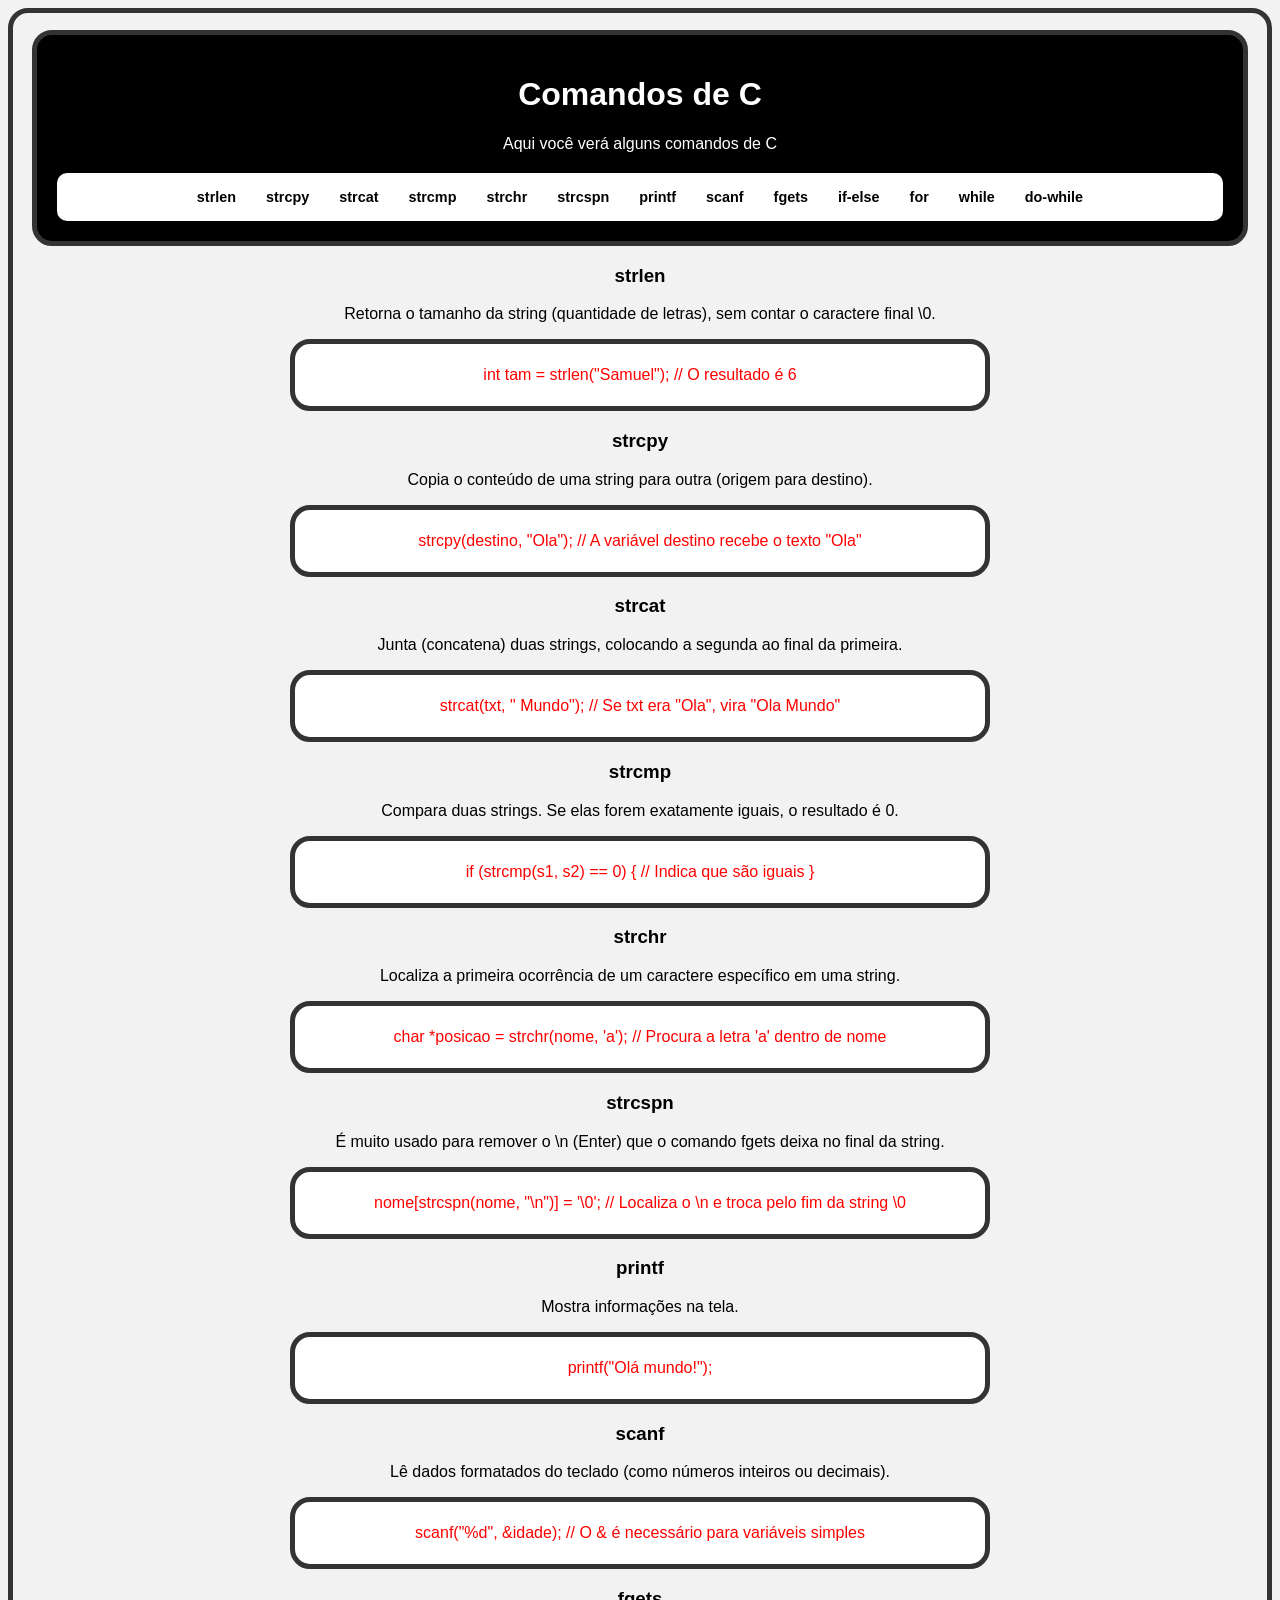
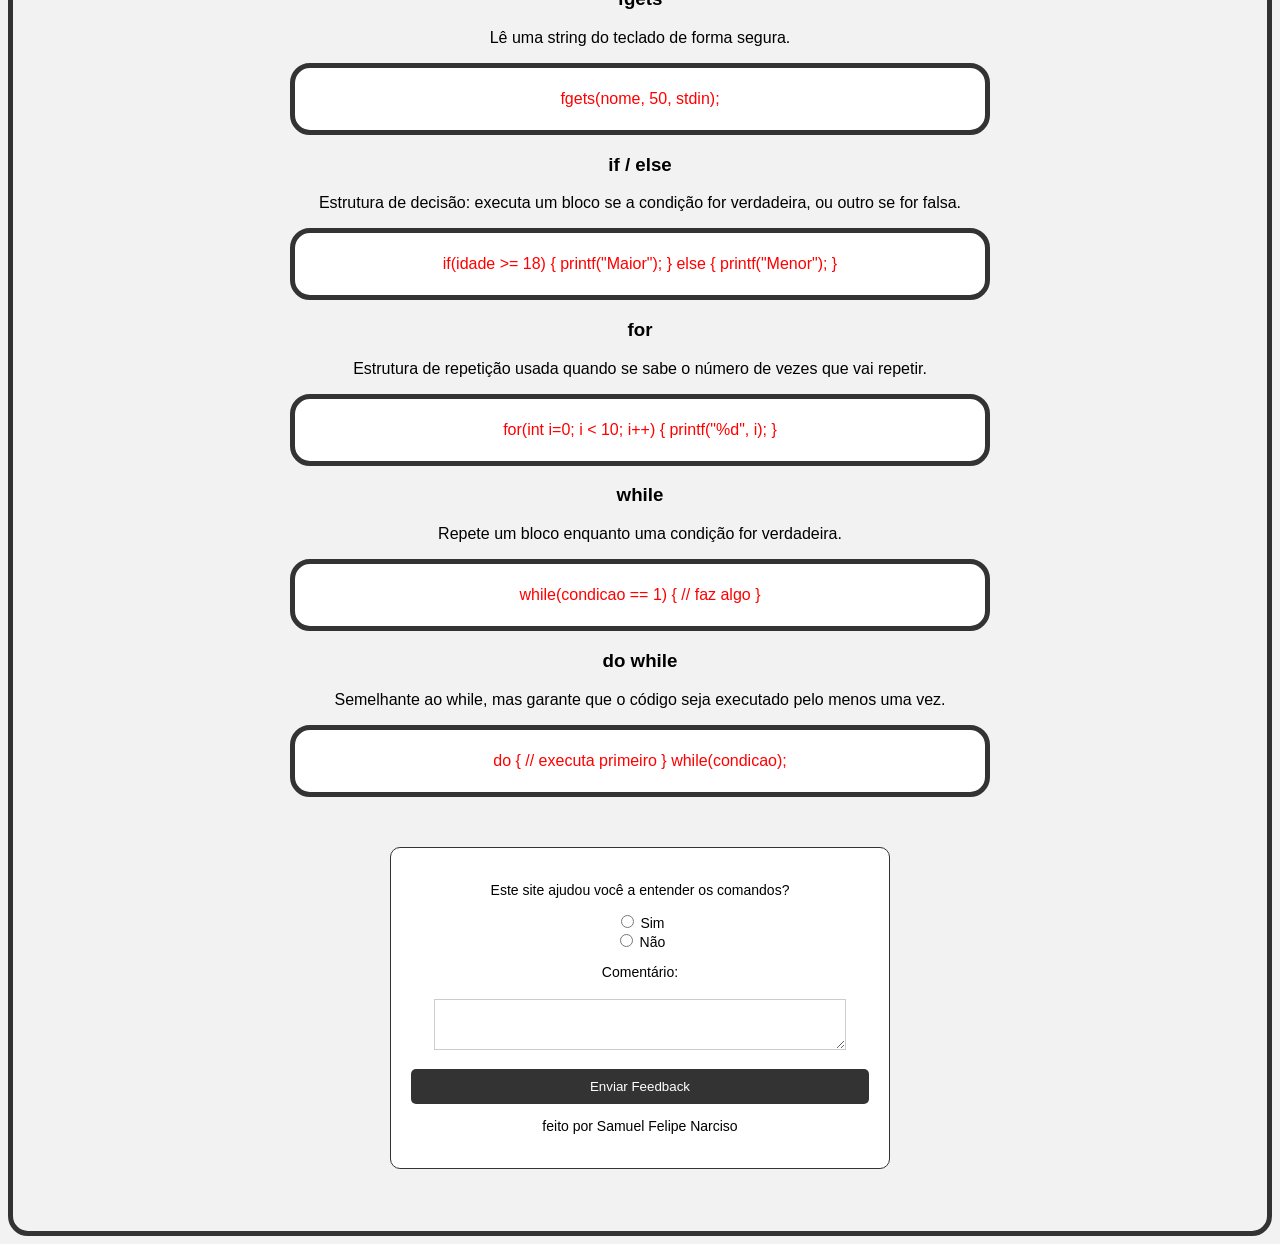
<file: index.html>
<!DOCTYPE html>
<html lang="pt-BR">
<head>
    <meta charset="UTF-8">
    <meta name="viewport" content="width=device-width, initial-scale=1.0">
    <title>Comandos de C</title>

    <style>
	.head{
		background-color: #000;
		color: #fff;
		text-align: center;
		padding: 20px;
		margin: 5px;
		border-radius: 20px;
		font-family: Arial, Helvetica, sans-serif;
		border: 5px solid #333333;
	}

	nav {
    		margin-top: 20px;
    		padding: 10px;
    		background-color: #fff;
    		border-radius: 10px;
	}

	nav ul {
    		list-style-type: none;
    		padding: 0;
    		margin: 0;
    		display: flex;
    		flex-wrap: wrap;
    		justify-content: center;
	}

	nav ul li {
    		margin: 5px 15px;
	}

	nav ul li a {
    		color: #000;
    		text-decoration: none;
    		font-weight: bold;
    		font-size: 0.9em;
	}


	body{
		text-align: center;
		background-color: #f2f2f2;
		padding: 12px 14px;
		border: 5px solid #333333;
		border-radius: 20px;
		font-family: Arial, Helvetica, sans-serif;
	}
	
	.caixa-exemplo{
		background-color: #fff;
		padding: 6px 10px;
		border: 5px solid #333333;
		border-radius: 20px;
		color: red;
		width: 90%;
		max-width: 700px;
		margin: 10px auto;
		box-sizing: border-box;    
 		word-wrap: break-word;

	}

	.caixa-questionario {
    		background-color: #fff;
    		border: 1px solid #333;
		border-radius: 10px;
    		padding: 20px;
    		font-family: Arial, sans-serif;
    		font-size: 14px;
		width: 50%;
		max-width: 500px;
		margin: 50px auto;
		box-sizing: border-box;    
 		word-wrap: break-word;


	}

	textarea {
   		width: 100%;
    		border: 1px solid #ccc;
    		box-sizing: border-box;
    		margin-top: 5px;
	}

	.btn-visual {
    		background-color: #333;
    		color: white;
    		border: none;
    		padding: 10px;
    		width: 100%;
    		border-radius: 5px;
	}

	
    </style>

</head>
<body>
    
    <div class="head">
        <h1>Comandos de C</h1>
        <p>Aqui você verá alguns comandos de C</p>

	<nav>
		<ul>
			<li><a href="#strlen">strlen</a>
			<li><a href="#strcpy">strcpy</a>
			<li><a href="#strcat">strcat</a>
			<li><a href="#strcmp">strcmp</a>
			<li><a href="#strchr">strchr</a>
			<li><a href="#strcspn">strcspn</a>
			<li><a href="#printf">printf</a>
			<li><a href="#scanf">scanf</a>
			<li><a href="#fgets">fgets</a>
			<li><a href="#if-else">if-else</a>
			<li><a href="#for">for</a>
			<li><a href="#while">while</a>
			<li><a href="#do-while">do-while</a>

	</nav>

    </div>

    <div id="strlen">
        <h3>strlen</h3>
        <p>Retorna o tamanho da string (quantidade de letras), sem contar o caractere final \0.</p>


  	 <div class="caixa-exemplo">
        	<p>int tam = strlen("Samuel"); // O resultado é 6</p>


    	</div>

    </div>

 

    <div id="strcpy">
        <h3>strcpy</h3>
        <p>Copia o conteúdo de uma string para outra (origem para destino).</p>

    </div>

    <div class="caixa-exemplo">
        <p>strcpy(destino, "Ola"); // A variável destino recebe o texto "Ola"</p>


    </div>

    <div id="strcat">
        <h3>strcat</h3>
        <p>Junta (concatena) duas strings, colocando a segunda ao final da primeira.</p>

    </div>

    <div class="caixa-exemplo">
        <p>strcat(txt, " Mundo"); // Se txt era "Ola", vira "Ola Mundo"</p>


    </div>

    <div id="strcmp">
        <h3>strcmp</h3>
        <p>Compara duas strings. Se elas forem exatamente iguais, o resultado é 0.</p>

    </div>

    <div class="caixa-exemplo">
        <p>if (strcmp(s1, s2) == 0) { // Indica que são iguais }</p>


    </div>

    <div id="strchr">
        <h3>strchr</h3>
        <p>Localiza a primeira ocorrência de um caractere específico em uma string.</p>

    </div>

    <div class="caixa-exemplo">
        <p>char *posicao = strchr(nome, 'a'); // Procura a letra 'a' dentro de nome</p>


    </div>

    <div id="strcspn">
        <h3>strcspn</h3>
        <p>É muito usado para remover o \n (Enter) que o comando fgets deixa no final da string.</p>
        
    </div>

    <div class="caixa-exemplo">
        <p>nome[strcspn(nome, "\n")] = '\0'; // Localiza o \n e troca pelo fim da string \0</p>


    </div>

    <div id="printf">
	<h3>printf</h3>
        <p>Mostra informações na tela.</p>

        <div class="caixa-exemplo">
            <p>printf("Olá mundo!");</p>

        </div>

    </div>

    <div id="scanf">
        <h3>scanf</h3>
        <p>Lê dados formatados do teclado (como números inteiros ou decimais).</p>

        <div class="caixa-exemplo">
            <p>scanf("%d", &idade); // O & é necessário para variáveis simples</p>

        </div>

    </div>

    <div id="fgets">
        <h3>fgets</h3>
        <p>Lê uma string do teclado de forma segura.</p>

        <div class="caixa-exemplo">
            <p>fgets(nome, 50, stdin);</p>

        </div>

    </div>

    <div id="if-else">
        <h3>if / else</h3>
        <p>Estrutura de decisão: executa um bloco se a condição for verdadeira, ou outro se for falsa.</p>

        <div class="caixa-exemplo">
            <p>if(idade >= 18) { printf("Maior"); } else { printf("Menor"); }</p>

        </div>

    </div>

    <div id="for">
        <h3>for</h3>
        <p>Estrutura de repetição usada quando se sabe o número de vezes que vai repetir.</p>

        <div class="caixa-exemplo">
            <p>for(int i=0; i < 10; i++) { printf("%d", i); }</p>

        </div>

    </div>

    <div id="while">
        <h3>while</h3>
        <p>Repete um bloco enquanto uma condição for verdadeira.</p>

        <div class="caixa-exemplo">
            <p>while(condicao == 1) { // faz algo }</p>

        </div>

    </div>

    <div id="do-while">
        <h3>do while</h3>
        <p>Semelhante ao while, mas garante que o código seja executado pelo menos uma vez.</p>

        <div class="caixa-exemplo">
            <p>do { // executa primeiro } while(condicao);</p>

        </div>

    </div>

    <div class="caixa-questionario">
        <form>
            <p>Este site ajudou você a entender os comandos?</p>
            <input type="radio" id="s" name="ajuda"><label for="s"> Sim</label><br>
            <input type="radio" id="n" name="ajuda"><label for="n"> Não</label>
            
            <p>Comentário:</p>
            <textarea name="msg" rows="3" style="width: 90%;"></textarea>
            <br><br>
            <button type="button" class="btn-visual">Enviar Feedback </button><br>
	    
	    <p> feito por Samuel Felipe Narciso</p>
					
        </form>
    </div>

</body>

</html>
</file>
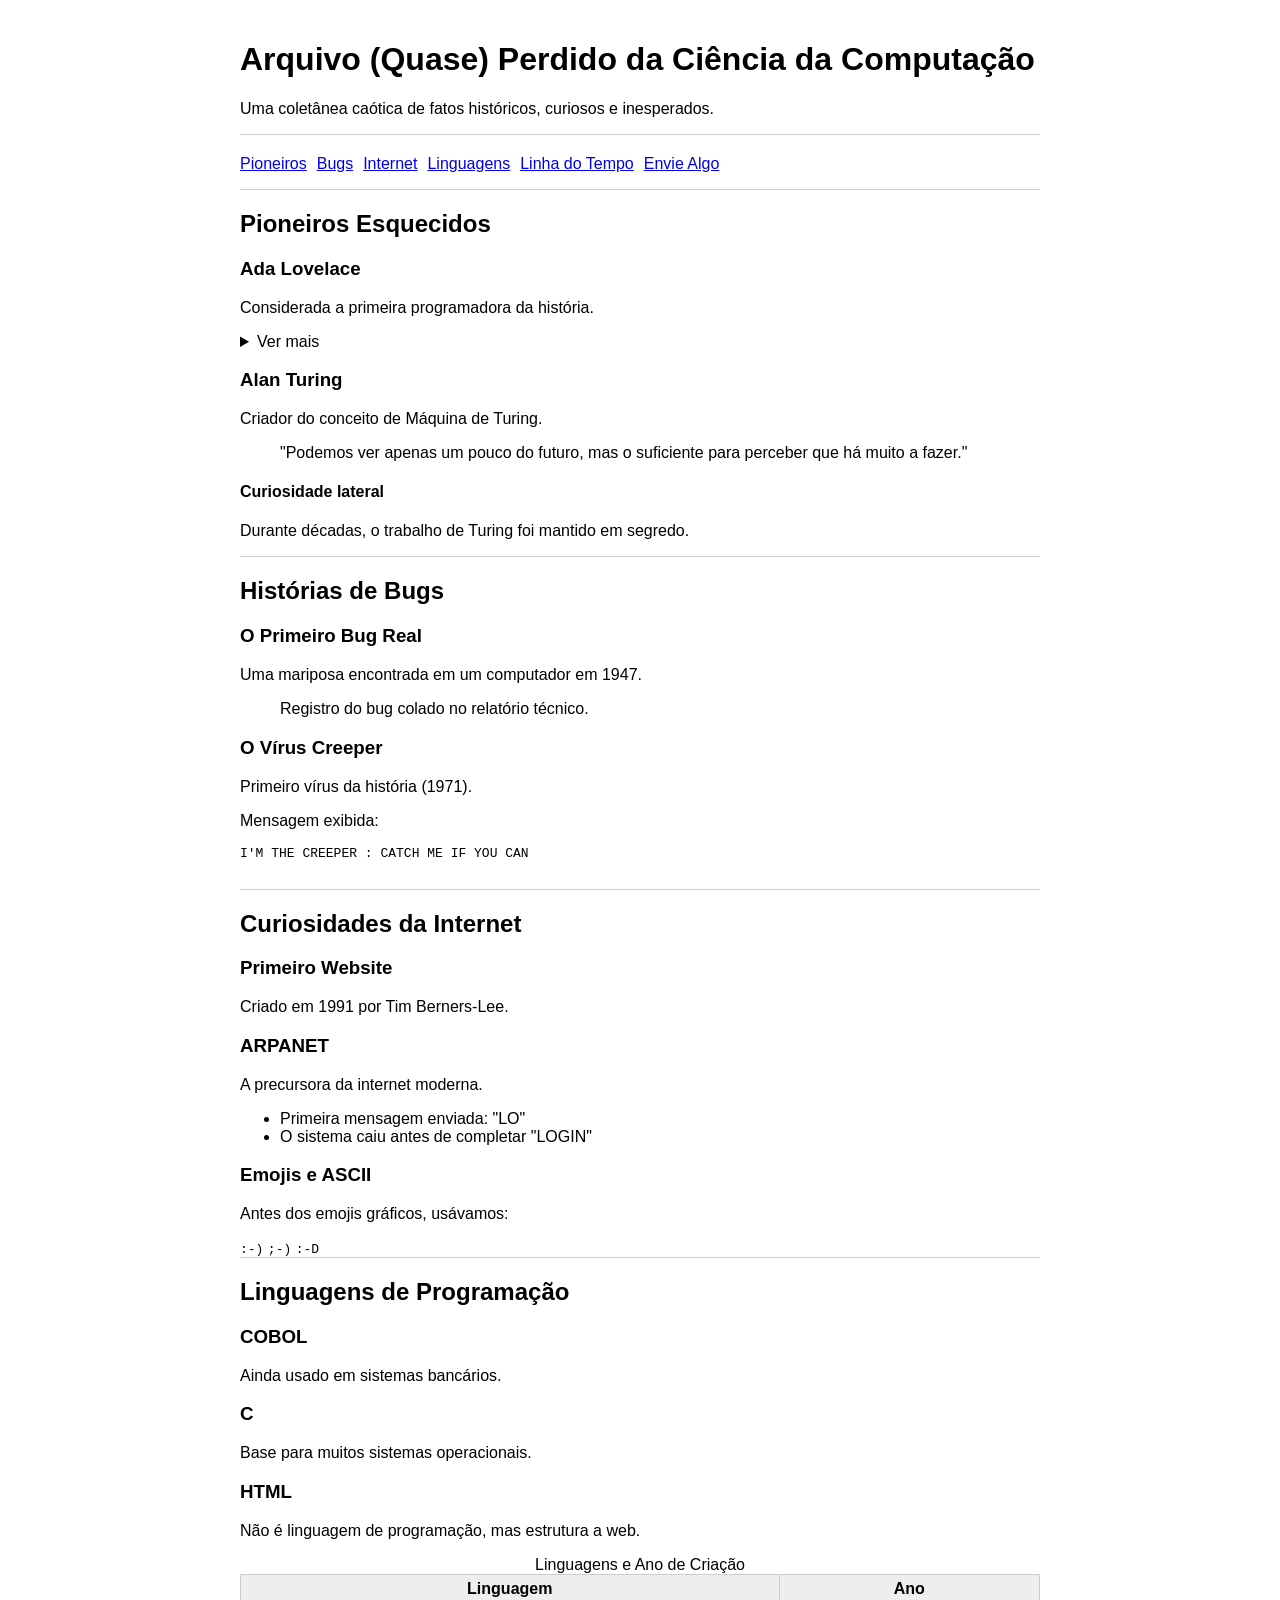
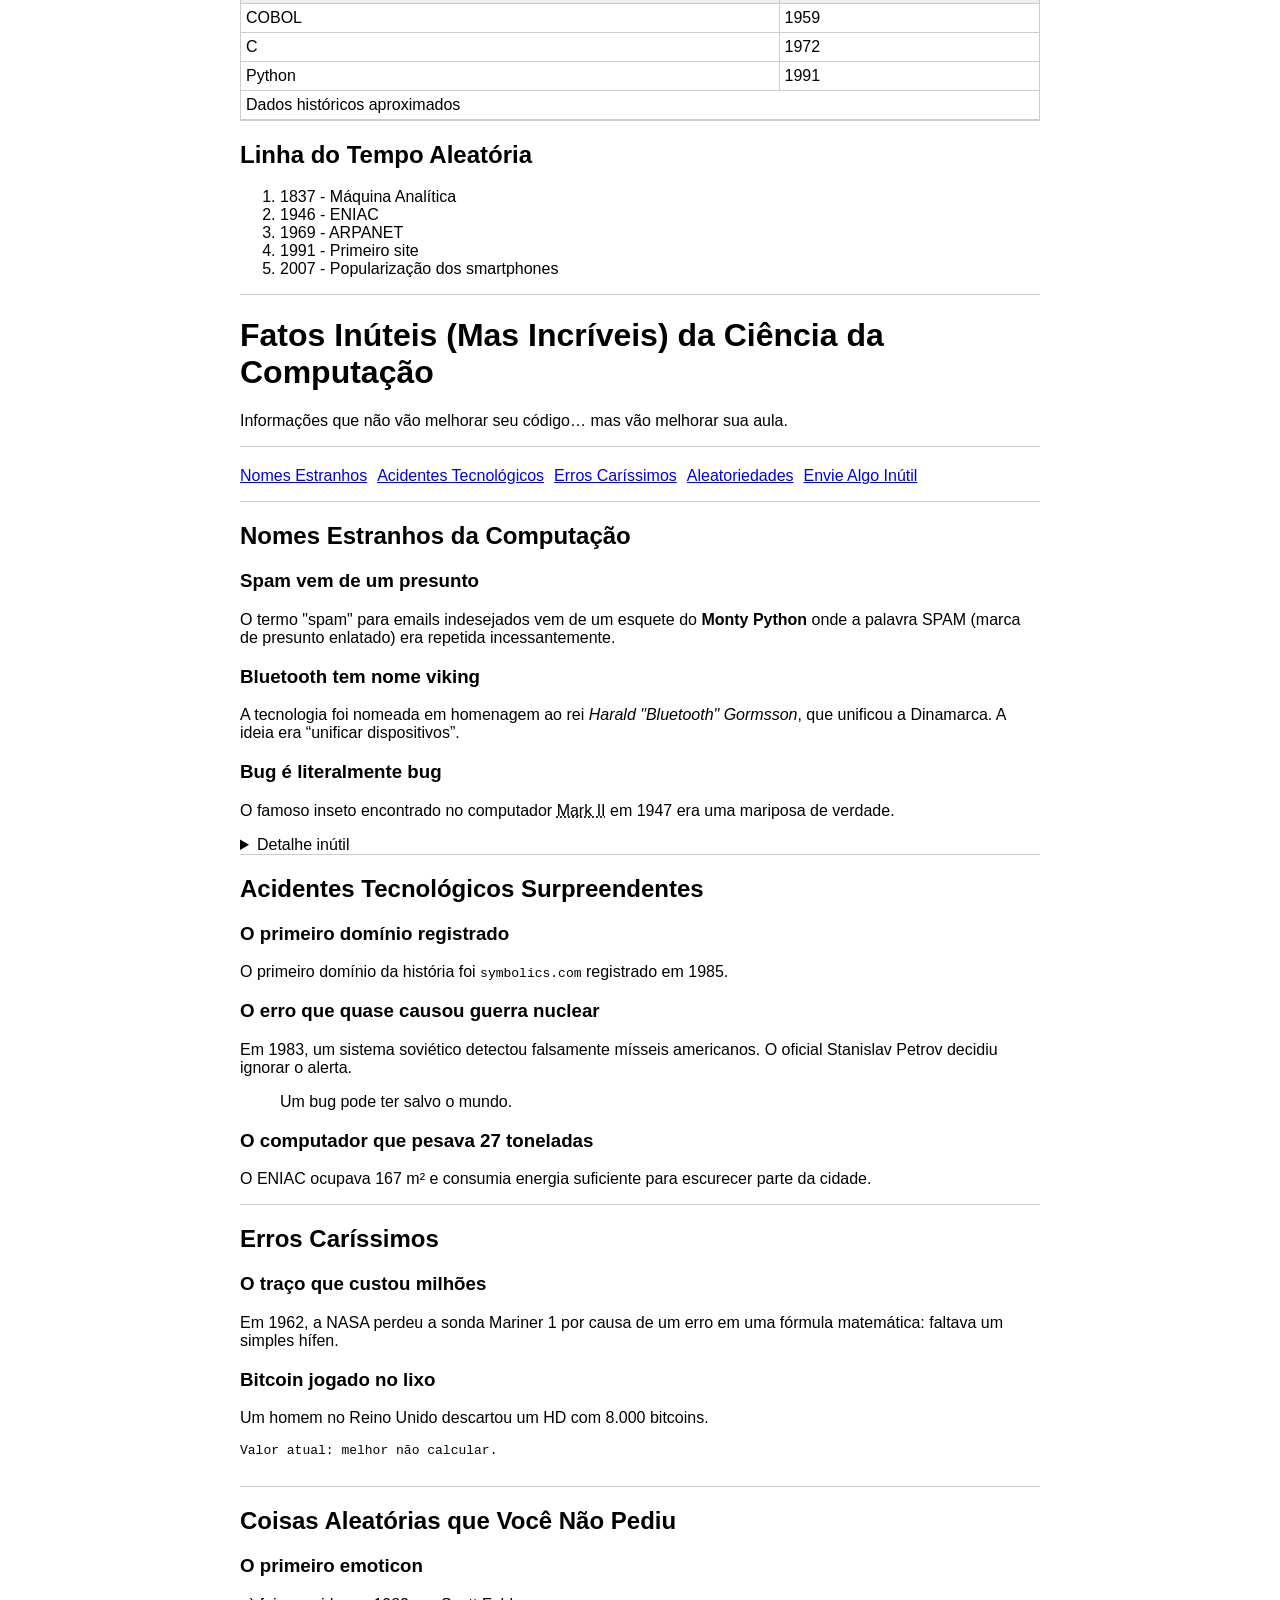
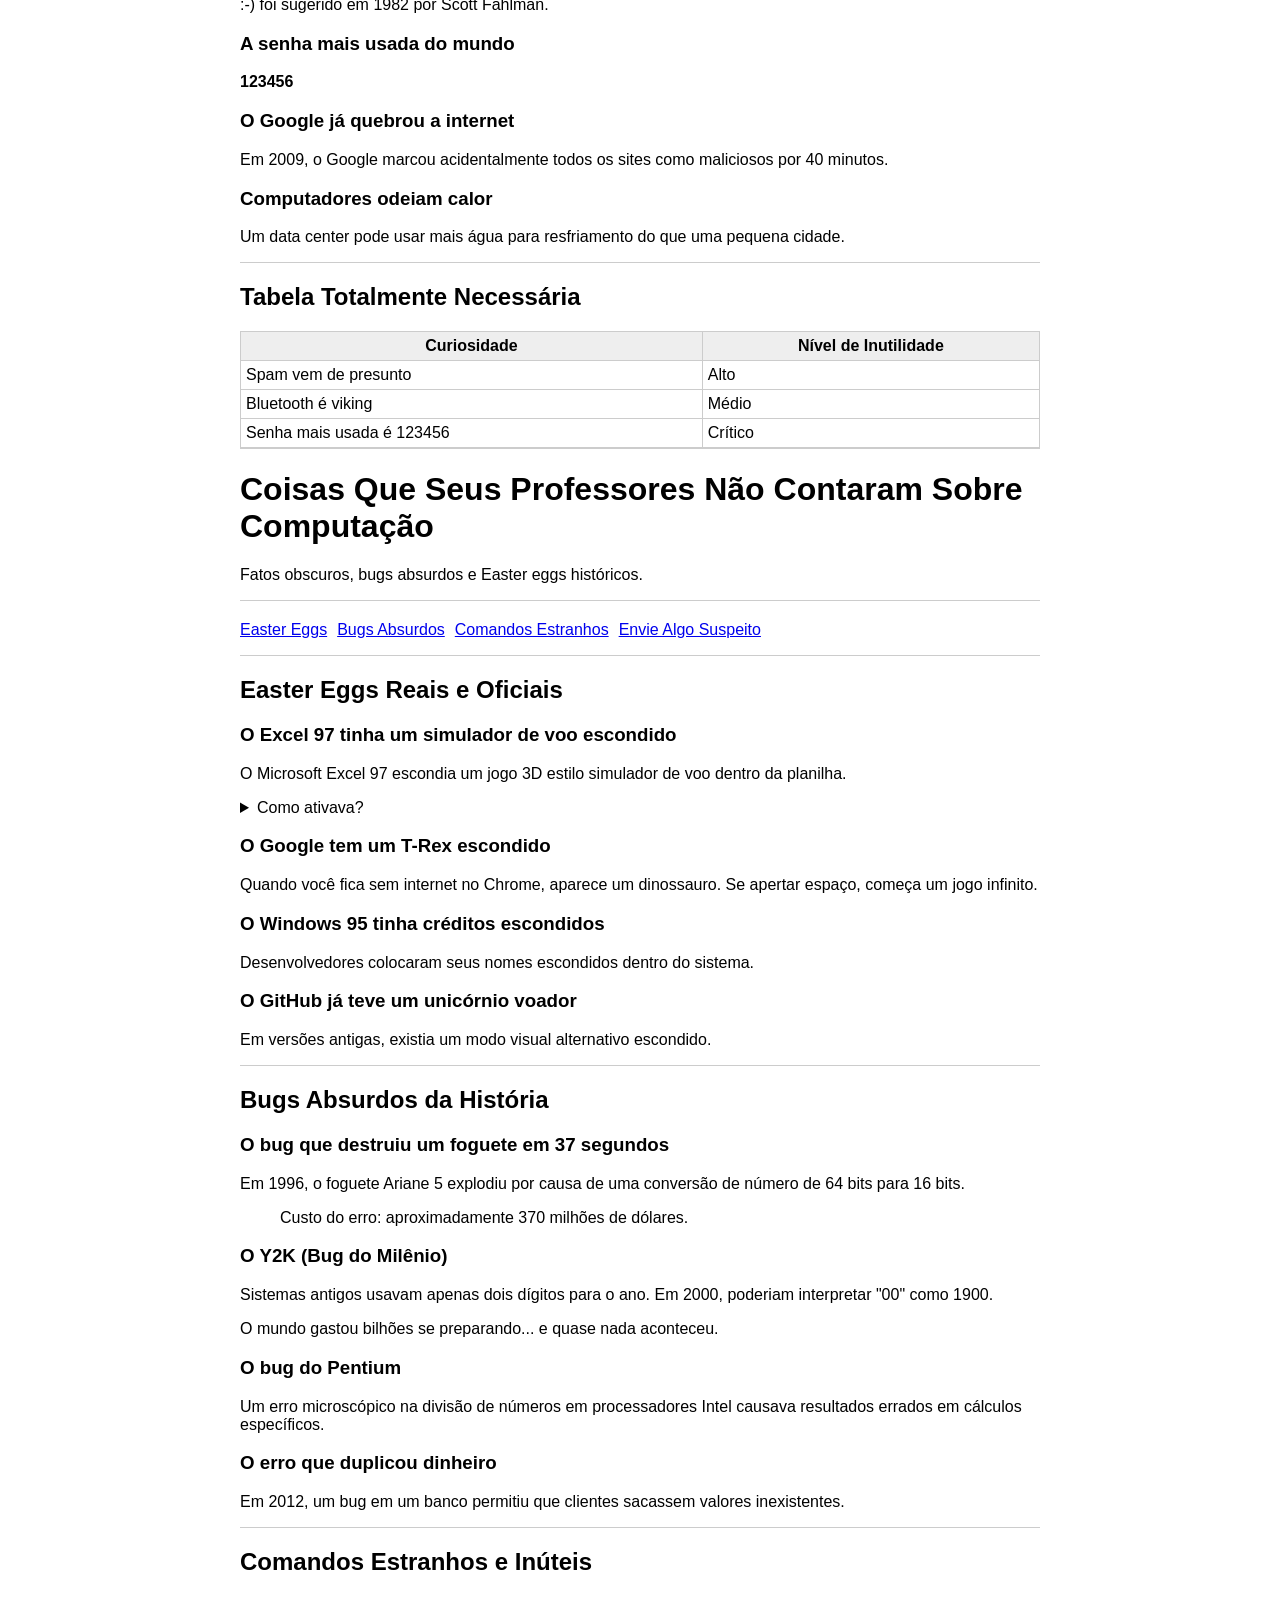
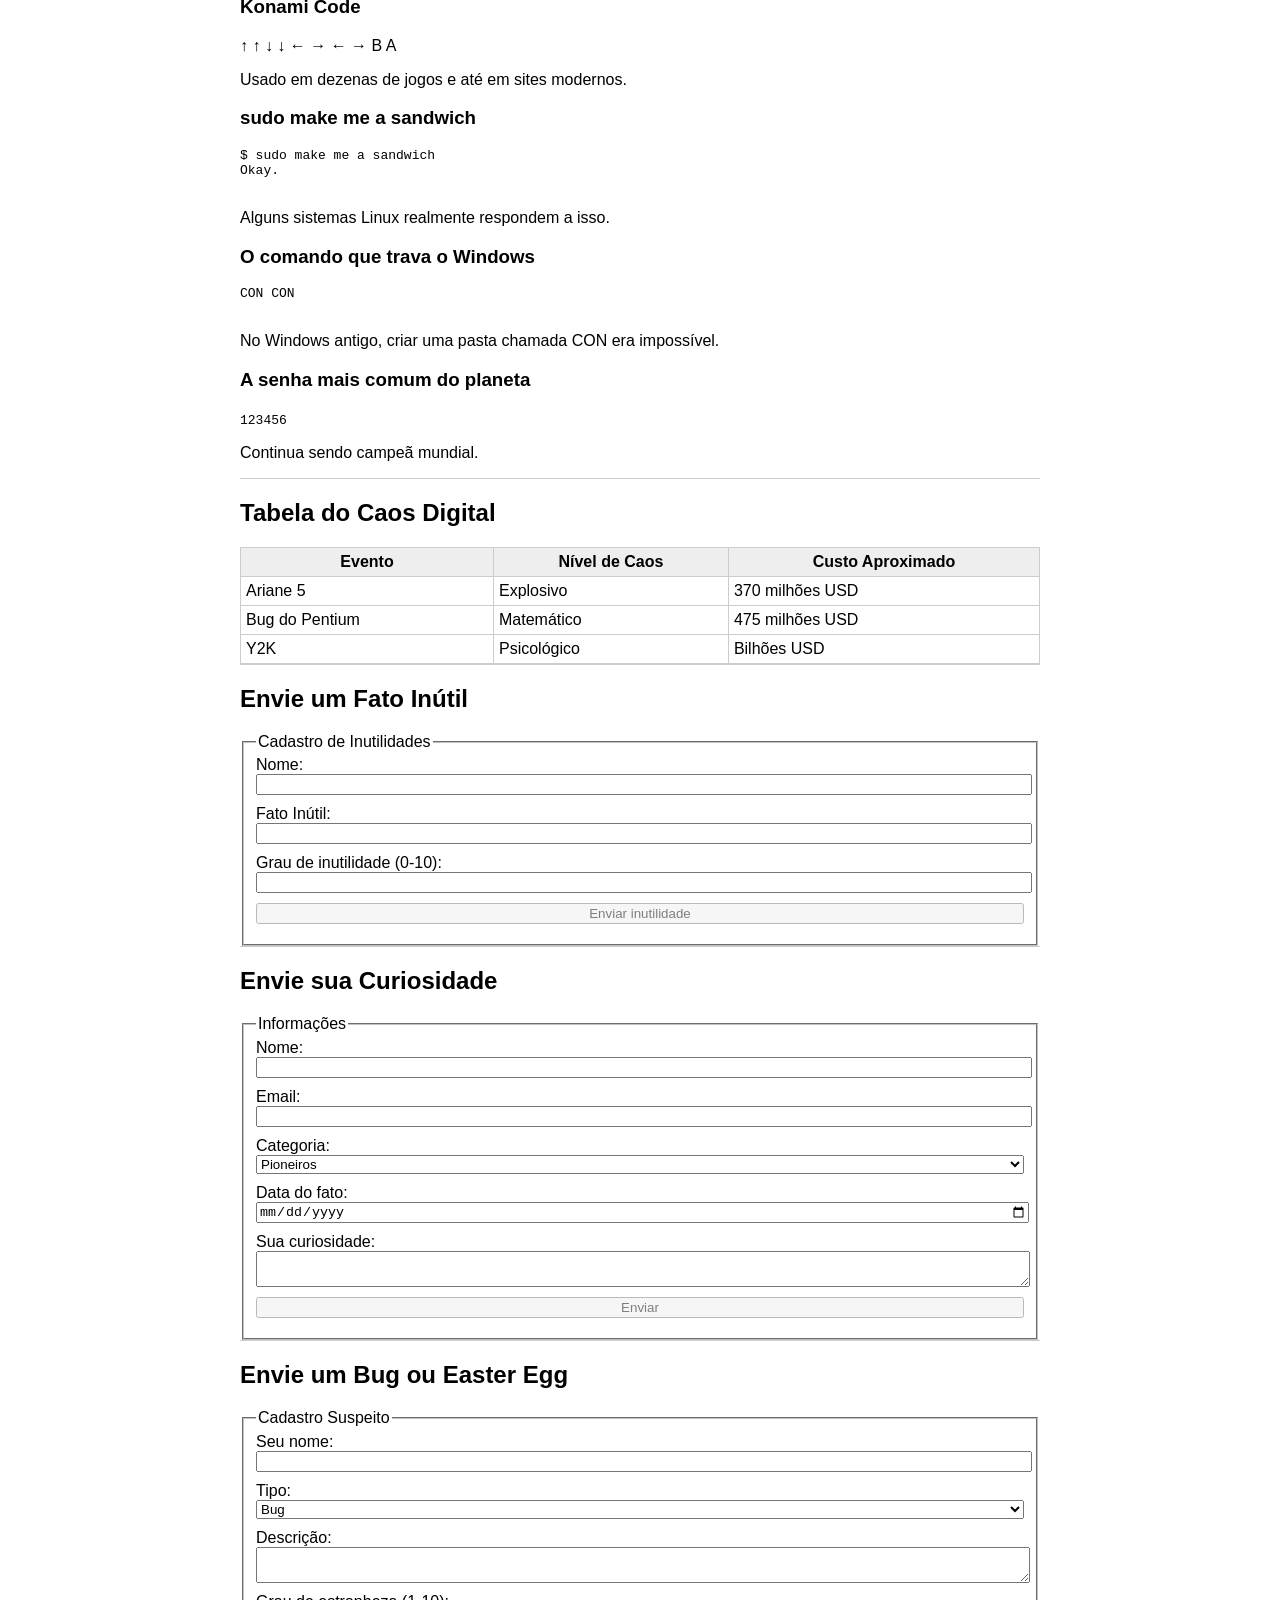
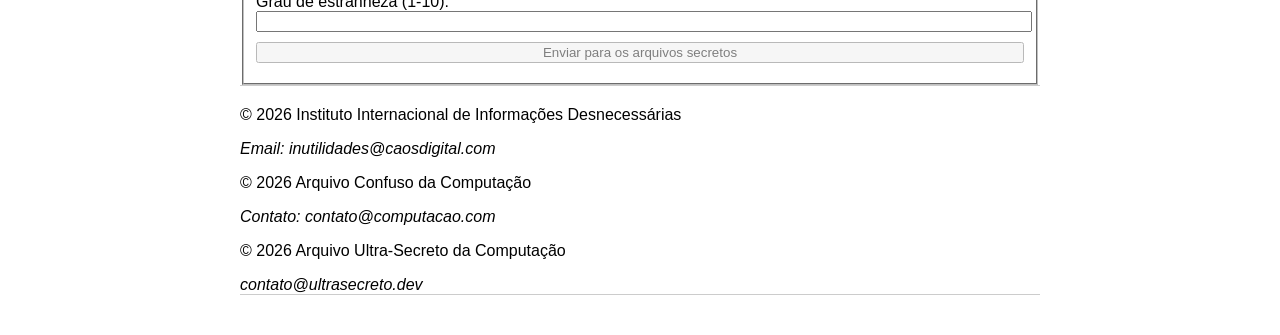
<file: atividade de front/index.html>
<!DOCTYPE html>
<html lang="pt-br">
<head>
    <meta charset="UTF-8">
    <meta name="description" content="Curiosidades e fatos históricos da Ciência da Computação">
    <meta name="author" content="Portal Computação">
    <meta name="viewport" content="width=device-width, initial-scale=1.0">
    <title>Arquivo Confuso da Computação</title>

    <style>

body {
    font-family: sans-serif;
    max-width: 800px;
    margin: auto;
    padding: 20px;
  }

  header, nav, section, footer {
    margin-bottom: 20px;
    border-bottom: 1px solid #ccc;
  }

  nav ul {
    display: flex;
    list-style: none;
    padding: 0;
    gap: 10px;
  }

  table {
    width: 100%;
    border-collapse: collapse;
  }

  td {
    border: 1px solid #ccc;
    padding: 5px;
  }

  th {
    border: 1px solid #ccc;
    padding: 5px;
    background: #eee;
  }

  input, textarea, select {
    display: block;
    width: 100%;
    margin-bottom: 10px;
  }

  button, input[type="submit"] {
    pointer-events: none;
    opacity: 0.5;
  }
  
    </style>


</head>

<body>

<div id="pagina">

    <header id="topo">
        <h1>Arquivo (Quase) Perdido da Ciência da Computação</h1>
        <p>Uma coletânea caótica de fatos históricos, curiosos e inesperados.</p>
    </header>

    <nav id="menu-principal">
        <ul>
            <li><a href="#pioneiros">Pioneiros</a></li>
            <li><a href="#bugs">Bugs</a></li>
            <li><a href="#internet">Internet</a></li>
            <li><a href="#linguagens">Linguagens</a></li>
            <li><a href="#linha-do-tempo">Linha do Tempo</a></li>
            <li><a href="#formulario">Envie Algo</a></li>
        </ul>
    </nav>

    <main>

        <section id="pioneiros">
            <h2>Pioneiros Esquecidos</h2>

            <article>
                <h3>Ada Lovelace</h3>
                <p>Considerada a primeira programadora da história.</p>
                <details>
                    <summary>Ver mais</summary>
                    <p>Ela escreveu um algoritmo para a Máquina Analítica no século XIX.</p>
                </details>
            </article>

            <article>
                <h3>Alan Turing</h3>
                <p>Criador do conceito de Máquina de Turing.</p>
                <blockquote>
                    "Podemos ver apenas um pouco do futuro, mas o suficiente para perceber que há muito a fazer."
                </blockquote>
            </article>

            <aside>
                <h4>Curiosidade lateral</h4>
                <p>Durante décadas, o trabalho de Turing foi mantido em segredo.</p>
            </aside>
        </section>

        <section id="bugs">
            <h2>Histórias de Bugs</h2>

            <article>
                <h3>O Primeiro Bug Real</h3>
                <p>Uma mariposa encontrada em um computador em 1947.</p>
                <figure>
                    <figcaption>Registro do bug colado no relatório técnico.</figcaption>
                </figure>
            </article>

            <article>
                <h3>O Vírus Creeper</h3>
                <p>Primeiro vírus da história (1971).</p>
                <p>Mensagem exibida:</p>
                <pre>
I'M THE CREEPER : CATCH ME IF YOU CAN
                </pre>
            </article>
        </section>

        <section id="internet">
            <h2>Curiosidades da Internet</h2>

            <article>
                <h3>Primeiro Website</h3>
                <p>Criado em 1991 por Tim Berners-Lee.</p>
            </article>

            <article>
                <h3>ARPANET</h3>
                <p>A precursora da internet moderna.</p>
                <ul>
                    <li>Primeira mensagem enviada: "LO"</li>
                    <li>O sistema caiu antes de completar "LOGIN"</li>
                </ul>
            </article>

            <article>
                <h3>Emojis e ASCII</h3>
                <p>Antes dos emojis gráficos, usávamos:</p>
                <code>:-)</code>
                <code>;-)</code>
                <code>:-D</code>
            </article>
        </section>

        <section id="linguagens">
            <h2>Linguagens de Programação</h2>

            <article>
                <h3>COBOL</h3>
                <p>Ainda usado em sistemas bancários.</p>
            </article>

            <article>
                <h3>C</h3>
                <p>Base para muitos sistemas operacionais.</p>
            </article>

            <article>
                <h3>HTML</h3>
                <p>Não é linguagem de programação, mas estrutura a web.</p>
            </article>

            <div>
                <table border="1">
                    <caption>Linguagens e Ano de Criação</caption>
                    <thead>
                        <tr>
                            <th>Linguagem</th>
                            <th>Ano</th>
                        </tr>
                    </thead>
                    <tbody>
                        <tr>
                            <td>COBOL</td>
                            <td>1959</td>
                        </tr>
                        <tr>
                            <td>C</td>
                            <td>1972</td>
                        </tr>
                        <tr>
                            <td>Python</td>
                            <td>1991</td>
                        </tr>
                    </tbody>
                    <tfoot>
                        <tr>
                            <td colspan="2">Dados históricos aproximados</td>
                        </tr>
                    </tfoot>
                </table>
            </div>
        </section>

        <section id="linha-do-tempo">
            <h2>Linha do Tempo Aleatória</h2>

            <ol>
                <li>1837 - Máquina Analítica</li>
                <li>1946 - ENIAC</li>
                <li>1969 - ARPANET</li>
                <li>1991 - Primeiro site</li>
                <li>2007 - Popularização dos smartphones</li>
            </ol>
        </section>


</div>


<header>
    <h1>Fatos Inúteis (Mas Incríveis) da Ciência da Computação</h1>
    <p>Informações que não vão melhorar seu código… mas vão melhorar sua aula.</p>
</header>

<nav>
    <ul>
        <li><a href="#nomes">Nomes Estranhos</a></li>
        <li><a href="#acidentes">Acidentes Tecnológicos</a></li>
        <li><a href="#dinheiro">Erros Caríssimos</a></li>
        <li><a href="#aleatorio">Aleatoriedades</a></li>
        <li><a href="#form">Envie Algo Inútil</a></li>
    </ul>
</nav>



<section id="nomes">
    <h2>Nomes Estranhos da Computação</h2>

    <article>
        <h3>Spam vem de um presunto</h3>
        <p>
            O termo "spam" para emails indesejados vem de um esquete do 
            <strong>Monty Python</strong> onde a palavra SPAM (marca de presunto enlatado) 
            era repetida incessantemente.
        </p>
    </article>

    <article>
        <h3>Bluetooth tem nome viking</h3>
        <p>
            A tecnologia foi nomeada em homenagem ao rei 
            <em>Harald "Bluetooth" Gormsson</em>, que unificou a Dinamarca.
            A ideia era “unificar dispositivos”.
        </p>
    </article>

    <article>
        <h3>Bug é literalmente bug</h3>
        <p>
            O famoso inseto encontrado no computador 
            <abbr title="Harvard Mark II">Mark II</abbr> em 1947 
            era uma mariposa de verdade.
        </p>
        <details>
            <summary>Detalhe inútil</summary>
            <p>O inseto ainda está preservado em um museu.</p>
        </details>
    </article>

</section>


<section id="acidentes">

    <h2>Acidentes Tecnológicos Surpreendentes</h2>

    <article>
        <h3>O primeiro domínio registrado</h3>
        <p>
            O primeiro domínio da história foi 
            <code>symbolics.com</code> registrado em 1985.
        </p>
    </article>

    <article>
        <h3>O erro que quase causou guerra nuclear</h3>
        <p>
            Em 1983, um sistema soviético detectou falsamente mísseis americanos.
            O oficial Stanislav Petrov decidiu ignorar o alerta.
        </p>
        <blockquote>
            Um bug pode ter salvo o mundo.
        </blockquote>
    </article>

    <article>
        <h3>O computador que pesava 27 toneladas</h3>
        <p>
            O ENIAC ocupava 167 m² e consumia energia suficiente para escurecer parte da cidade.
        </p>
    </article>

</section>


<section id="dinheiro">

    <h2>Erros Caríssimos</h2>

    <article>
        <h3>O traço que custou milhões</h3>
        <p>
            Em 1962, a NASA perdeu a sonda Mariner 1 por causa de um erro em uma fórmula matemática:
            faltava um simples hífen.
        </p>
    </article>

    <article>
        <h3>Bitcoin jogado no lixo</h3>
        <p>
            Um homem no Reino Unido descartou um HD com 8.000 bitcoins.
        </p>
        <pre>
Valor atual: melhor não calcular.
        </pre>
    </article>

</section>


<section id="aleatorio">

    <h2>Coisas Aleatórias que Você Não Pediu</h2>

    <article>
        <h3>O primeiro emoticon</h3>
        <p>
            :-) foi sugerido em 1982 por Scott Fahlman.
        </p>
    </article>

    <article>
        <h3>A senha mais usada do mundo</h3>
        <p><strong>123456</strong></p>
    </article>

    <article>
        <h3>O Google já quebrou a internet</h3>
        <p>
            Em 2009, o Google marcou acidentalmente todos os sites como maliciosos por 40 minutos.
        </p>
    </article>

    <article>
        <h3>Computadores odeiam calor</h3>
        <p>
            Um data center pode usar mais água para resfriamento do que uma pequena cidade.
        </p>
    </article>

</section>


<section>

    <h2>Tabela Totalmente Necessária</h2>

    <table border="1">
        <tr>
            <th>Curiosidade</th>
            <th>Nível de Inutilidade</th>
        </tr>
        <tr>
            <td>Spam vem de presunto</td>
            <td>Alto</td>
        </tr>
        <tr>
            <td>Bluetooth é viking</td>
            <td>Médio</td>
        </tr>
        <tr>
            <td>Senha mais usada é 123456</td>
            <td>Crítico</td>
        </tr>
    </table>

</section>

<header>
    <h1>Coisas Que Seus Professores Não Contaram Sobre Computação</h1>
    <p>Fatos obscuros, bugs absurdos e Easter eggs históricos.</p>
</header>

<nav>
    <ul>
        <li><a href="#easter-eggs">Easter Eggs</a></li>
        <li><a href="#bugs-absurdos">Bugs Absurdos</a></li>
        <li><a href="#comandos-secretos">Comandos Estranhos</a></li>
        <li><a href="#formulario-secreto">Envie Algo Suspeito</a></li>
    </ul>
</nav>


<section id="easter-eggs">

    <h2>Easter Eggs Reais e Oficiais</h2>

    <article>
        <h3>O Excel 97 tinha um simulador de voo escondido</h3>
        <p>
            O Microsoft Excel 97 escondia um jogo 3D estilo simulador de voo 
            dentro da planilha.
        </p>
        <details>
            <summary>Como ativava?</summary>
            <p>Era preciso selecionar células específicas e usar combinações absurdas de teclado.</p>
        </details>
    </article>

    <article>
        <h3>O Google tem um T-Rex escondido</h3>
        <p>
            Quando você fica sem internet no Chrome, aparece um dinossauro.
            Se apertar espaço, começa um jogo infinito.
        </p>
    </article>

    <article>
        <h3>O Windows 95 tinha créditos escondidos</h3>
        <p>
            Desenvolvedores colocaram seus nomes escondidos dentro do sistema.
        </p>
    </article>

    <article>
        <h3>O GitHub já teve um unicórnio voador</h3>
        <p>
            Em versões antigas, existia um modo visual alternativo escondido.
        </p>
    </article>

</section>



<section id="bugs-absurdos">

    <h2>Bugs Absurdos da História</h2>

    <article>
        <h3>O bug que destruiu um foguete em 37 segundos</h3>
        <p>
            Em 1996, o foguete Ariane 5 explodiu por causa de uma conversão de número
            de 64 bits para 16 bits.
        </p>
        <blockquote>
            Custo do erro: aproximadamente 370 milhões de dólares.
        </blockquote>
    </article>

    <article>
        <h3>O Y2K (Bug do Milênio)</h3>
        <p>
            Sistemas antigos usavam apenas dois dígitos para o ano.
            Em 2000, poderiam interpretar "00" como 1900.
        </p>
        <p>
            O mundo gastou bilhões se preparando... e quase nada aconteceu.
        </p>
    </article>

    <article>
        <h3>O bug do Pentium</h3>
        <p>
            Um erro microscópico na divisão de números em processadores Intel
            causava resultados errados em cálculos específicos.
        </p>
    </article>

    <article>
        <h3>O erro que duplicou dinheiro</h3>
        <p>
            Em 2012, um bug em um banco permitiu que clientes sacassem valores inexistentes.
        </p>
    </article>

</section>



<section id="comandos-secretos">

    <h2>Comandos Estranhos e Inúteis</h2>

    <article>
        <h3>Konami Code</h3>
        <p>
            ↑ ↑ ↓ ↓ ← → ← → B A
        </p>
        <p>
            Usado em dezenas de jogos e até em sites modernos.
        </p>
    </article>

    <article>
        <h3>sudo make me a sandwich</h3>
        <pre>
$ sudo make me a sandwich
Okay.
        </pre>
        <p>Alguns sistemas Linux realmente respondem a isso.</p>
    </article>

    <article>
        <h3>O comando que trava o Windows</h3>
        <pre>
CON CON
        </pre>
        <p>
            No Windows antigo, criar uma pasta chamada CON era impossível.
        </p>
    </article>

    <article>
        <h3>A senha mais comum do planeta</h3>
        <code>123456</code>
        <p>
            Continua sendo campeã mundial.
        </p>
    </article>

</section>



<section>

    <h2>Tabela do Caos Digital</h2>

    <table border="1">
        <tr>
            <th>Evento</th>
            <th>Nível de Caos</th>
            <th>Custo Aproximado</th>
        </tr>
        <tr>
            <td>Ariane 5</td>
            <td>Explosivo</td>
            <td>370 milhões USD</td>
        </tr>
        <tr>
            <td>Bug do Pentium</td>
            <td>Matemático</td>
            <td>475 milhões USD</td>
        </tr>
        <tr>
            <td>Y2K</td>
            <td>Psicológico</td>
            <td>Bilhões USD</td>
        </tr>
    </table>

</section>


<section id="form">

    <h2>Envie um Fato Inútil</h2>

    <form>
        <fieldset>
            <legend>Cadastro de Inutilidades</legend>

            <label>Nome:</label>
            <input type="text" name="nome">

            <label>Fato Inútil:</label>
            <input type="text" name="fato">

            <label>Grau de inutilidade (0-10):</label>
            <input type="number" name="grau" min="0" max="10">

            <input type="submit" value="Enviar inutilidade">
        </fieldset>
    </form>
    
</section>
 <section id="formulario">
            <h2>Envie sua Curiosidade</h2>

            <form>
                <fieldset>
                    <legend>Informações</legend>

                    <label>Nome:</label>
                    <input type="text" name="nome">

                    <label>Email:</label>
                    <input type="email" name="email">

                    <label>Categoria:</label>
                    <select name="categoria">
                        <option>Pioneiros</option>
                        <option>Bugs</option>
                        <option>Internet</option>
                        <option>Linguagens</option>
                    </select>

                    <label>Data do fato:</label>
                    <input type="date" name="data">

                    <label>Sua curiosidade:</label>
                    <textarea name="curiosidade"></textarea>

                    <input type="submit" value="Enviar">
                </fieldset>
            </form>
        </section>

    
<section id="formulario-secreto">

    <h2>Envie um Bug ou Easter Egg</h2>

    <form>
        <fieldset>
            <legend>Cadastro Suspeito</legend>

            <label>Seu nome:</label>
            <input type="text" name="nome">

            <label>Tipo:</label>
            <select name="tipo">
                <option>Bug</option>
                <option>Easter Egg</option>
                <option>Comando estranho</option>
            </select>

            <label>Descrição:</label>
            <textarea name="descricao"></textarea>

            <label>Grau de estranheza (1-10):</label>
            <input type="number" min="1" max="10">

            <input type="submit" value="Enviar para os arquivos secretos">
        </fieldset>
    </form>

</section>


</main>
</body>
<footer>
    <p>© 2026 Instituto Internacional de Informações Desnecessárias</p>
    <address>Email: inutilidades@caosdigital.com</address>
      <p>&copy; 2026 Arquivo Confuso da Computação</p>
        <address>
            Contato: contato@computacao.com
        </address>
         <p>© 2026 Arquivo Ultra-Secreto da Computação</p>
    <address>contato@ultrasecreto.dev</address>
</footer>

</div>

</body>
</html>
</file>
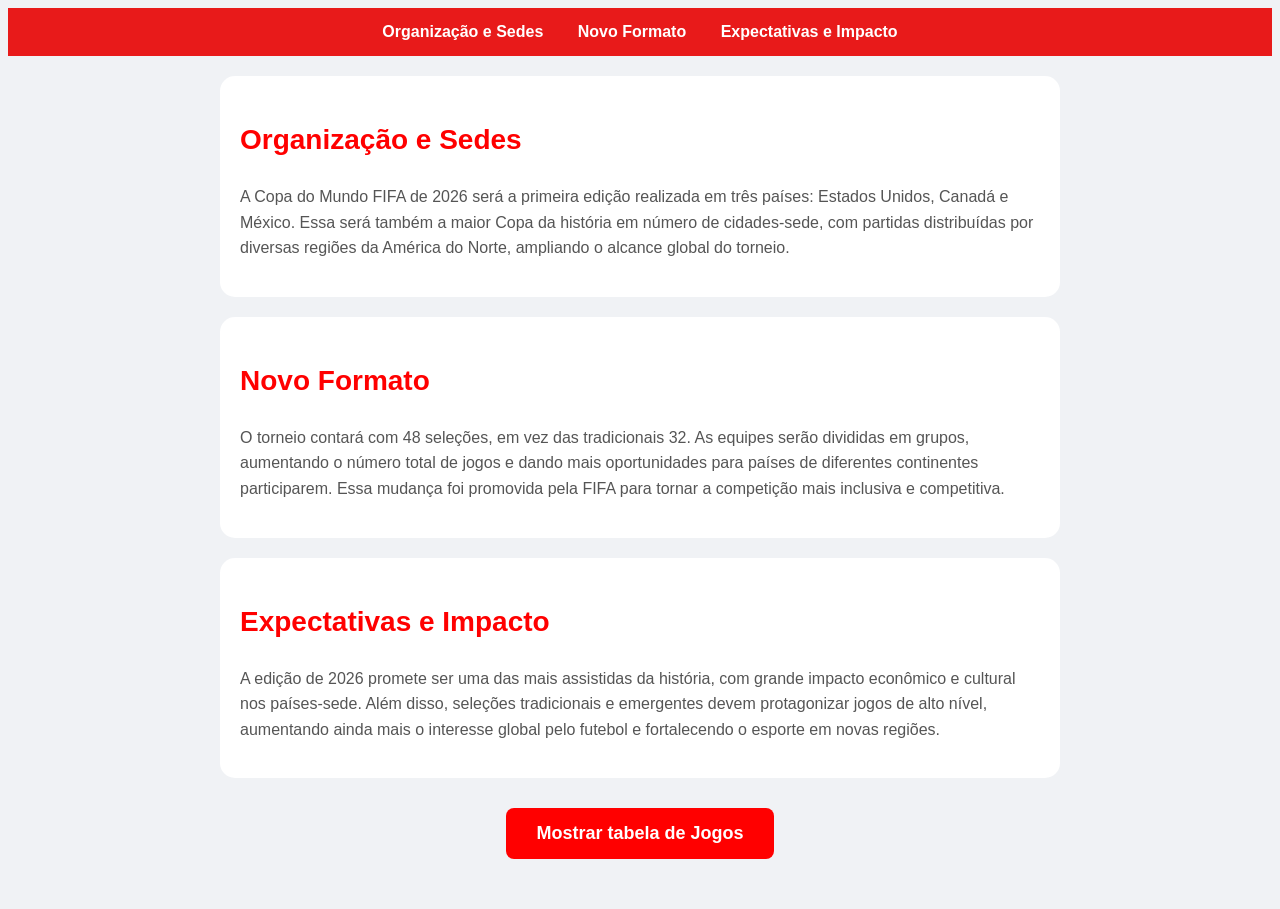
<file: provas/DIA 1/index.html>
<!DOCTYPE html>
<html lang="en">

<head>
    <meta charset="UTF-8">
    <meta name="viewport" content="width=device-width, initial-scale=1.0">
    <title>Document</title>

    <link rel="stylesheet" href="style.css">

</head>

<body>



    <nav>

        <a href="#organizacao">Organização e Sedes</a>
        <a href="#formato">Novo Formato</a>
        <a href="#expectativa">Expectativas e Impacto</a>

    </nav>

    <section id="organizacao" class="cartao-conteudo">

        <h3>Organização e Sedes</h3>
        <p>A Copa do Mundo FIFA de 2026 será a primeira edição
            realizada em três países: Estados Unidos, Canadá e México. Essa será também a maior Copa da história em
            número de cidades-sede, com partidas distribuídas por diversas regiões da América do Norte,
            ampliando o alcance global do torneio.
        </p>

    </section>

    <section id="formato" class="cartao-conteudo">

        <h3>Novo Formato</h3>
        <p>O torneio contará com 48 seleções, em vez das tradicionais 32. As equipes serão divididas em grupos,
            aumentando o número total de jogos e dando mais oportunidades para países de diferentes continentes
            participarem. Essa mudança foi promovida pela
            FIFA para tornar a competição mais inclusiva e competitiva.</p>

    </section>

    <section id="expectativa" class="cartao-conteudo">


        <h3>Expectativas e Impacto</h3>
        <p>
            A edição de 2026 promete ser uma das mais assistidas da
            história, com grande impacto econômico e cultural nos países-sede. Além disso, seleções tradicionais e
            emergentes devem protagonizar jogos de alto nível, aumentando ainda mais o interesse global pelo futebol e
            fortalecendo o esporte em novas regiões.
        </p>

    </section>

    <div class="area-botao">

        <button id="btn-tabela" onclick="mostra()">Mostrar tabela de Jogos</button>

    </div>

    <div id="container-imagem"></div>


    <script src="script.js"></script>
</body>

</html>
</file>
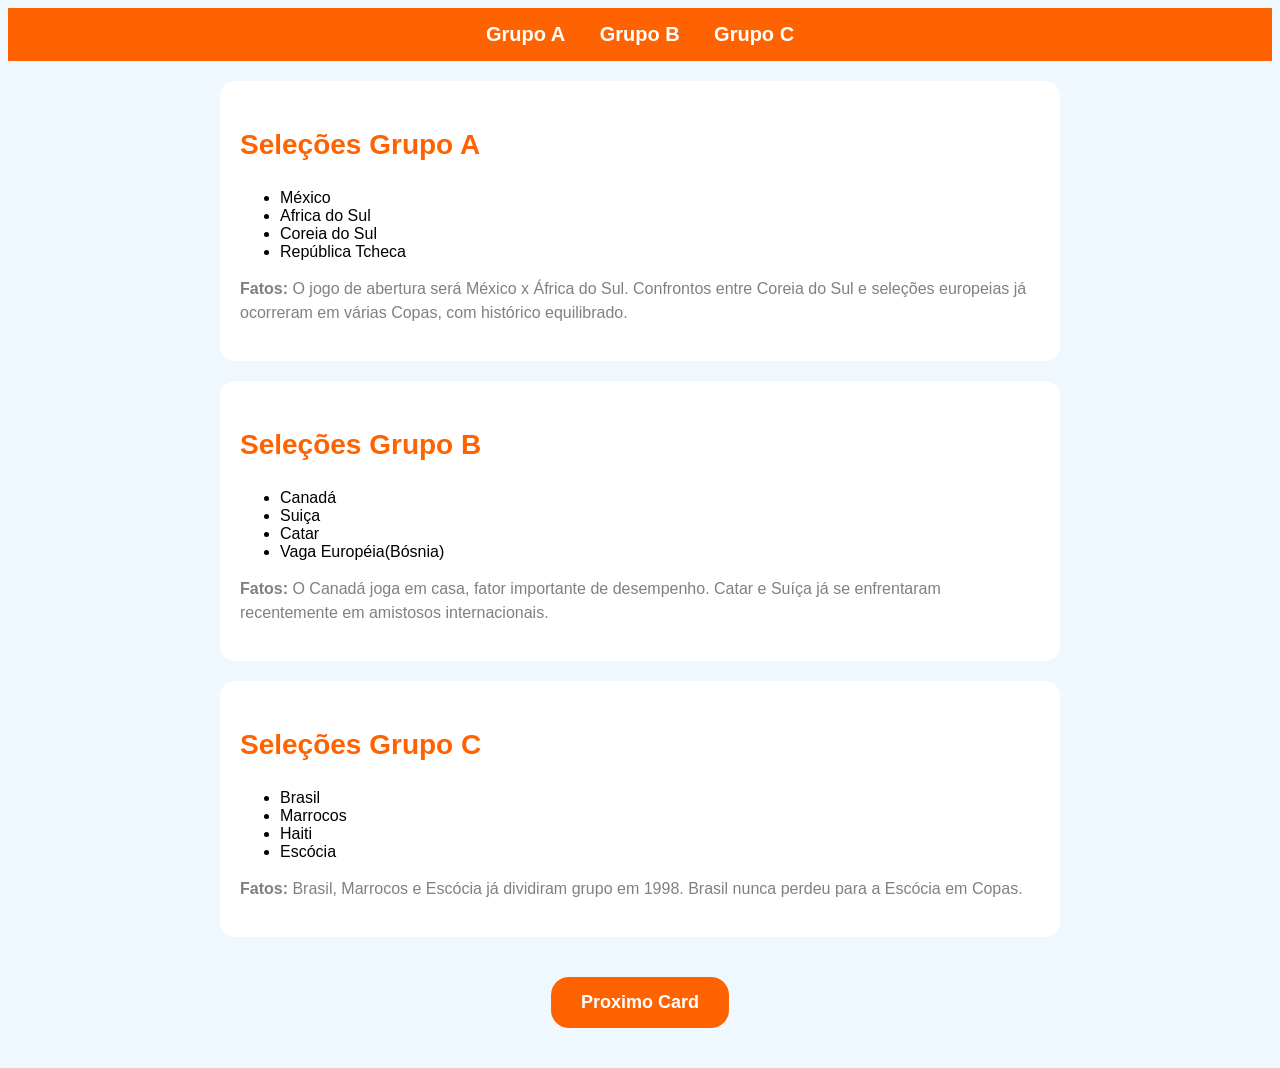
<file: provas/DIA 2/index.html>
<!DOCTYPE html>
<html lang="pt-br">

<head>
    <meta charset="UTF-8">
    <meta name="viewport" content="width=device-width, initial-scale=1.0">
    <title>Document</title>

    <link rel="stylesheet" href="style02.css">

</head>

<body>

    <nav>

        <a href="#grupoa" id="nav-a">Grupo A</a>
        <a href="#grupob" id="nav-b">Grupo B</a>
        <a href="#grupoc" id="nav-c">Grupo C</a>


    </nav>

    <section id="grupoa" class="cartao-grupo">

        <h3 id="titulo-a">Seleções Grupo A</h3>
        <ul id="lista-a">
            <li>México</li>
            <li>Africa do Sul</li>
            <li>Coreia do Sul</li>
            <li>República Tcheca</li>

        </ul>

        <p id="fato-a">
            <strong>Fatos:</strong>
            O jogo de abertura será México x África do Sul. Confrontos entre Coreia do Sul e seleções
            europeias já ocorreram em várias Copas, com histórico equilibrado.

        </p>

    </section>

    <section id="grupob" class="cartao-grupo">

        <h3 id="titulo-b">Seleções Grupo B</h3>
        <ul id="lista-b">

            <li>Canadá</li>
            <li>Suiça</li>
            <li>Catar</li>
            <li>Vaga Européia(Bósnia)</li>


        </ul>

        <p id="fato-b">
            <strong>Fatos:</strong>
            O Canadá joga em casa, fator importante de desempenho. Catar e Suíça já se
            enfrentaram recentemente em amistosos internacionais.
        </p>
    </section>

    <section id="grupoc" class="cartao-grupo">

        <h3 id="titulo-c">Seleções Grupo C</h3>
        <ul id="lista-c">
            <li>Brasil</li>
            <li>Marrocos</li>
            <li>Haiti</li>
            <li>Escócia</li>

        </ul>

        <p id="fato-c">
            <strong>Fatos:</strong>
            Brasil, Marrocos e Escócia já dividiram grupo em 1998.
            Brasil nunca perdeu para a Escócia em Copas.
        </p>


    </section>


    <div class="area-botao">


        <button id="btn-proximo" onclick="prox()">Proximo Card</button>

    </div>



    <script src="script02.js"></script>

</body>

</html>
</file>
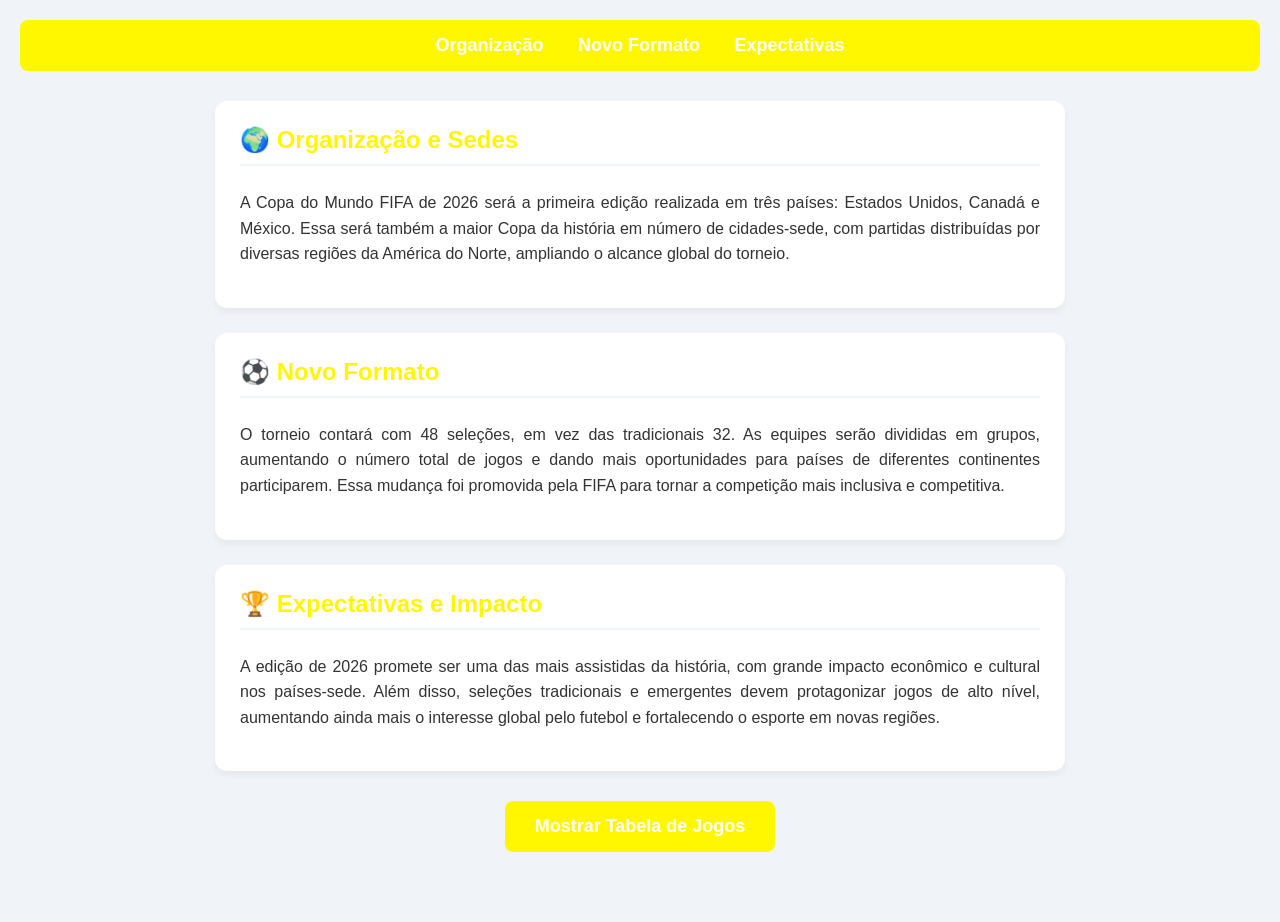
<file: provas/DIA 3/index.html>
<!DOCTYPE html>
<html lang="pt-br">

<head>
    <meta charset="UTF-8">
    <title>Copa do Mundo 2026</title>
   
    <link rel="stylesheet" href="style03.css">

</head>

<body>

    <nav>
        <a href="#organizacao">Organização</a>
        <a href="#formato">Novo Formato</a>
        <a href="#expectativas">Expectativas</a>
    </nav>

    <main>
        <section id="organizacao" class="cartao-secao">
            <h3>🌍 Organização e Sedes</h3>
            <p>
                A Copa do Mundo FIFA de 2026 será a primeira edição realizada em três países: Estados Unidos, Canadá e
                México.
                Essa será também a maior Copa da história em número de cidades-sede, com partidas distribuídas por
                diversas
                regiões da América do Norte, ampliando o alcance global do torneio.
            </p>
        </section>

        <section id="formato" class="cartao-secao">
            <h3>⚽ Novo Formato</h3>
            <p>
                O torneio contará com 48 seleções, em vez das tradicionais 32. As equipes serão divididas em grupos,
                aumentando o número total de jogos e dando mais oportunidades para países de diferentes continentes
                participarem.
                Essa mudança foi promovida pela FIFA para tornar a competição mais inclusiva e competitiva.
            </p>
        </section>

        <section id="expectativas" class="cartao-secao">
            <h3>🏆 Expectativas e Impacto</h3>
            <p>
                A edição de 2026 promete ser uma das mais assistidas da história, com grande impacto econômico e
                cultural nos países-sede.
                Além disso, seleções tradicionais e emergentes devem protagonizar jogos de alto nível, aumentando ainda
                mais o interesse
                global pelo futebol e fortalecendo o esporte em novas regiões.
            </p>
        </section>
    </main>


    <div style="text-align: center; margin: 30px 0;">
        <button id="btn-tabela" onclick="mostra()">Mostrar Tabela de Jogos</button>
    </div>

    <div id="container-imagem" style="text-align: center; margin-bottom: 50px;"></div>

    <script src="script03.js"></script>
</body>

</html>
</file>
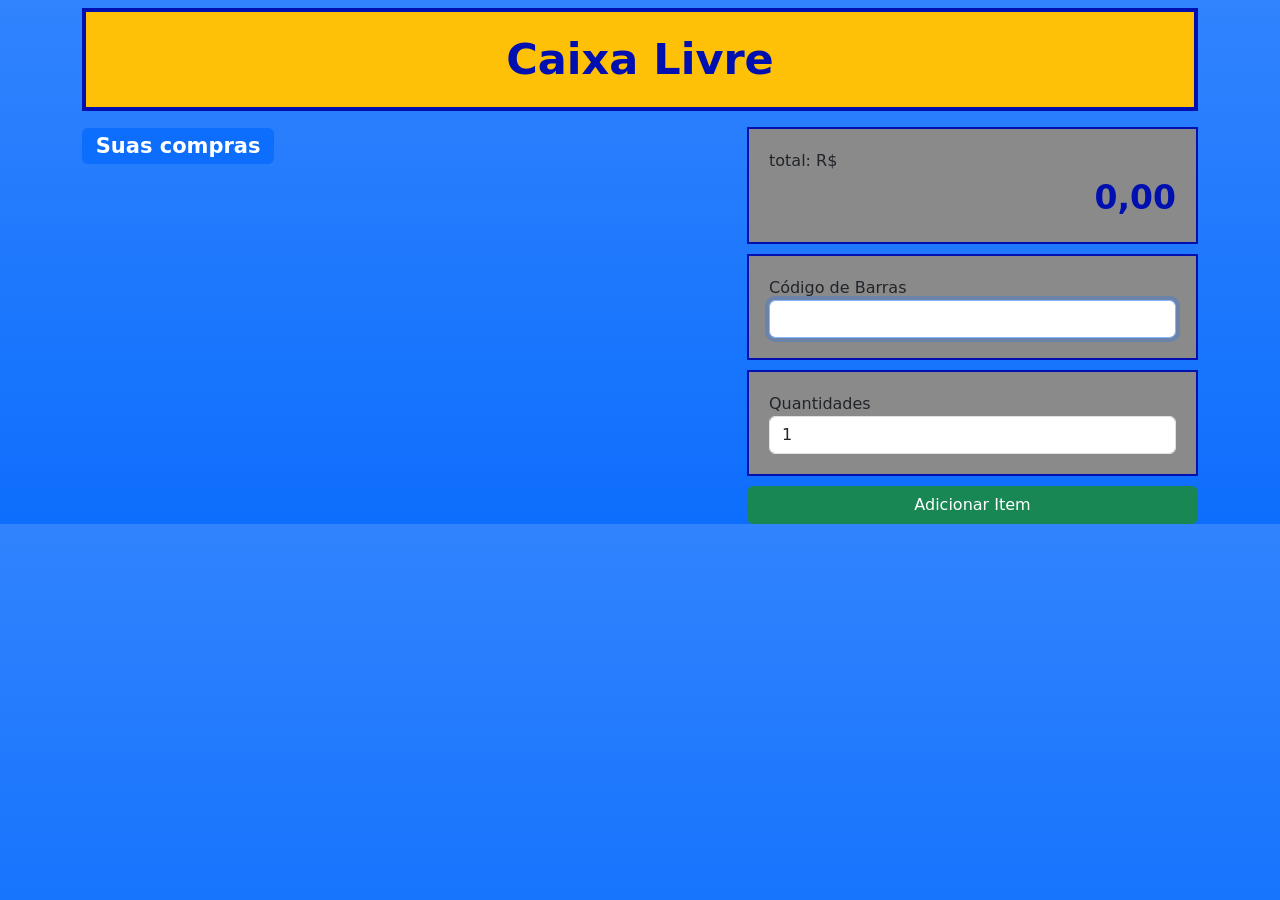
<file: caixa_livre/caixa_livre.html>
<!DOCTYPE html>
<html lang="pt-BR">
	<head>
		<meta charset="UTF-8">
		<meta name="viewport" content="width=device-width, initial-scale=1">
		<title> Caixa Livre </title>
		<link href="https://cdn.jsdelivr.net/npm/bootstrap@5.3.8/dist/css/bootstrap.min.css" rel="stylesheet" integrity="sha384-sRIl4kxILFvY47J16cr9ZwB07vP4J8+LH7qKQnuqkuIAvNWLzeN8tE5YBujZqJLB" crossorigin="anonymous">
		
		<style>
			.topo{
				background: #ffc107;
				text-align: center;
				font-size: 43px;
				font-weight: bold;
				padding: 15px;
				border: 4px solid #000faf;
				color: #000faf;
			}

			.painel{
				background: #8a8a8a;
				padding: 20px;
				border: 2px solid #000faf;
				margin-bottom: 10px;
			}

			.total{
				font-size: 33px;
				font-weight: bold;
				text-align: right;
				color: #000faf;
			}
			
		</style>
	</head>

	<body class="bg-primary bg-gradient">
		<div class="container mt-2">
			<div class="topo">Caixa Livre</div>
			
			<div class="row mt-3">
				<div class="col-md-7">
					<h3 class="text-white">
						<span class="badge text-bg-primary"> Suas compras </span>
					</h3>

					<ul id="lista" class="list-group lista"> </ul>

				</div>

				<div class="col md-5">
					<div class="painel">
						total: R$ <div class="total"> 0,00 </div>
					</div>

					<div class="painel">
						<label> Código de Barras </label>
						<input type="text" id="cod" class="form-control">
					</div>

					<div class="painel">
						<label> Quantidades </label>
						<input type="number" id="qtd" class="form-control" value=1>
					</div>

					<button class="btn btn-success w-100" onclick="addProduto()"> 
						Adicionar Item 
					</button>

				</div>
			</div>
		</div>

		<script src="script.js"></script>
	<body>

</html>
</file>
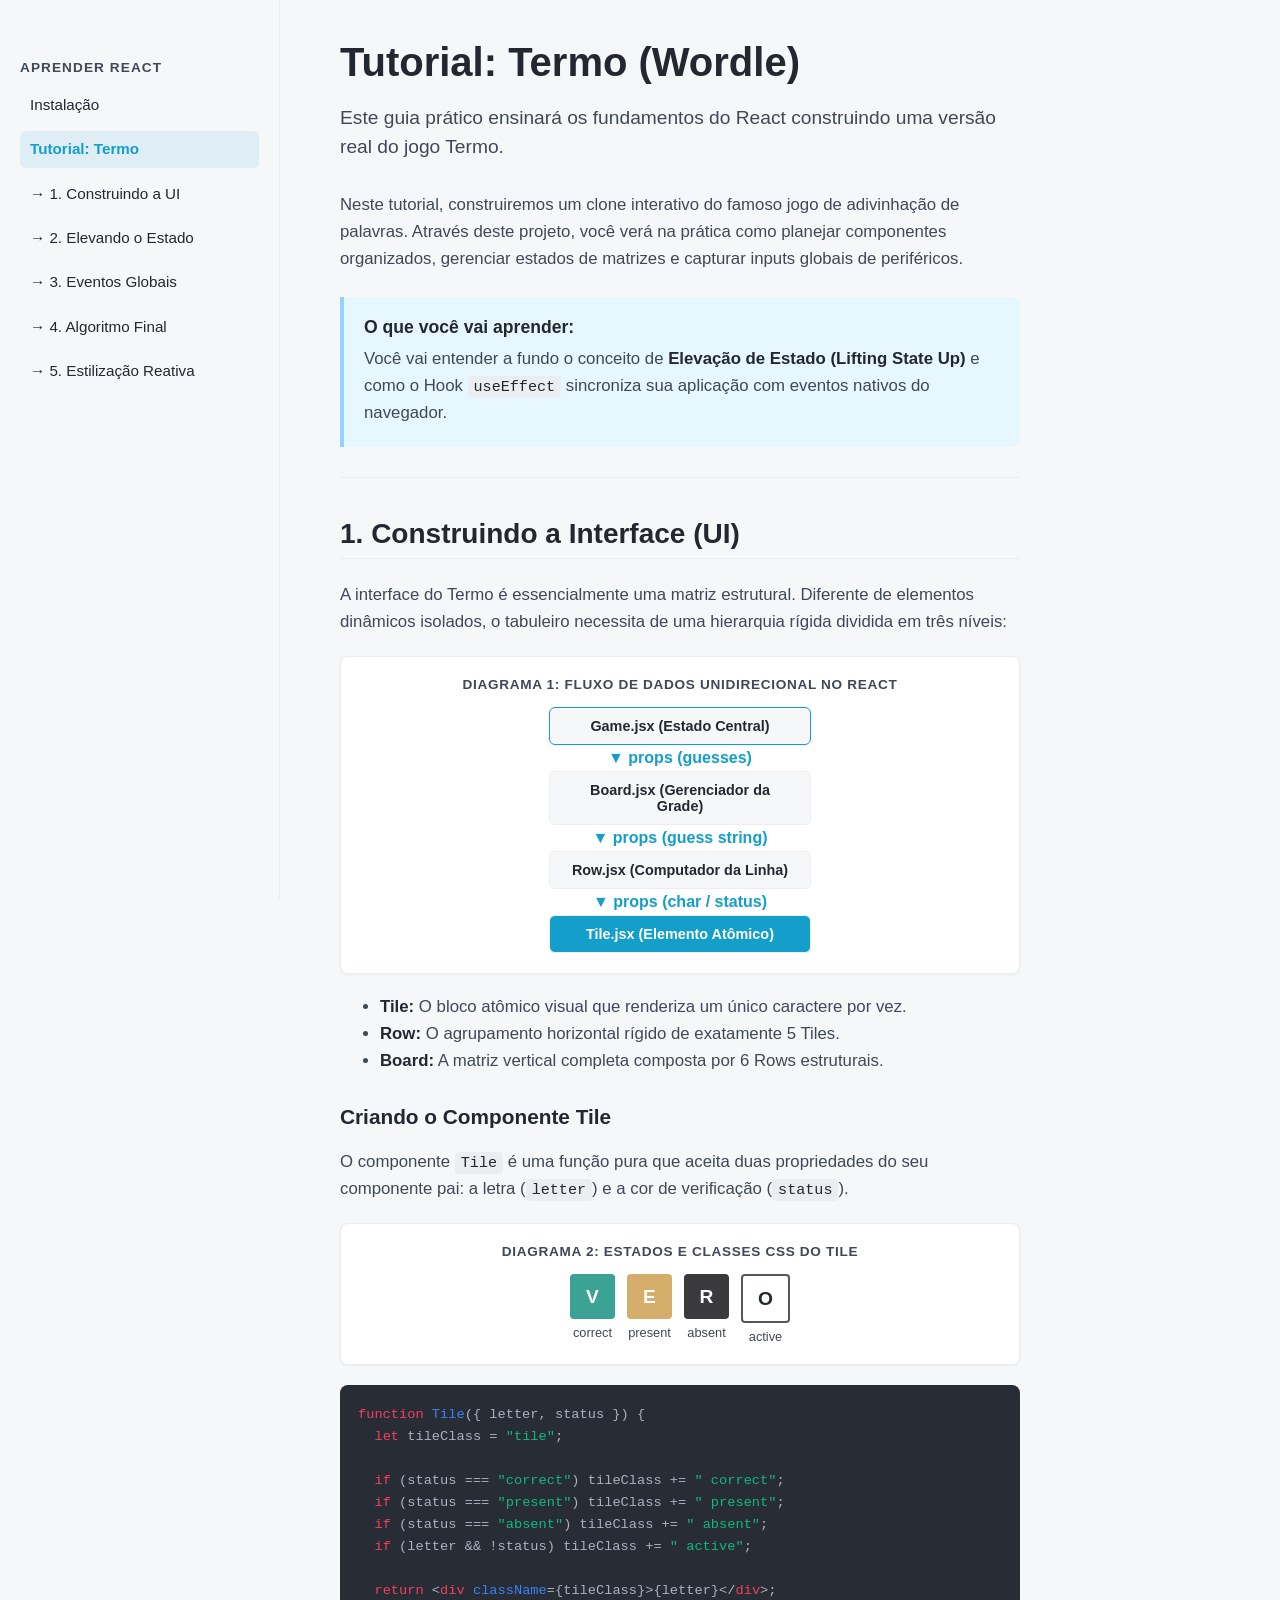
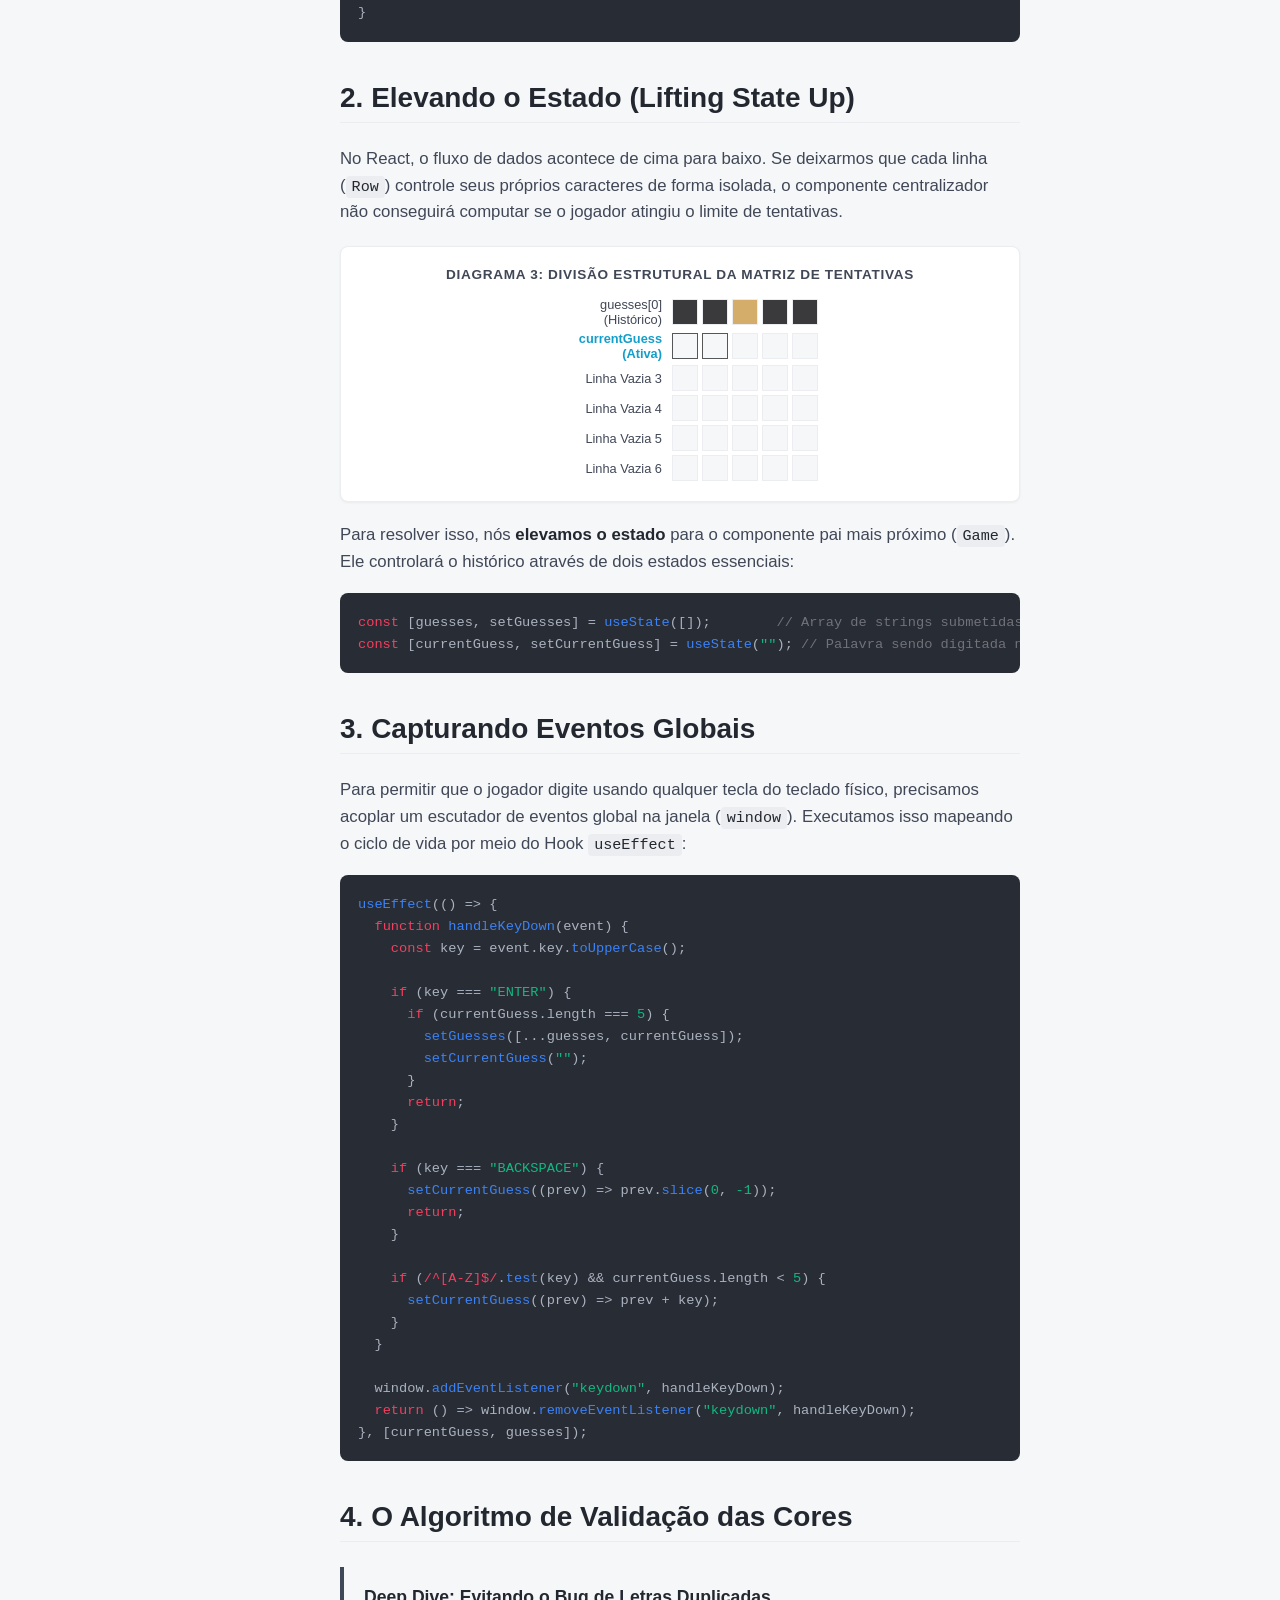
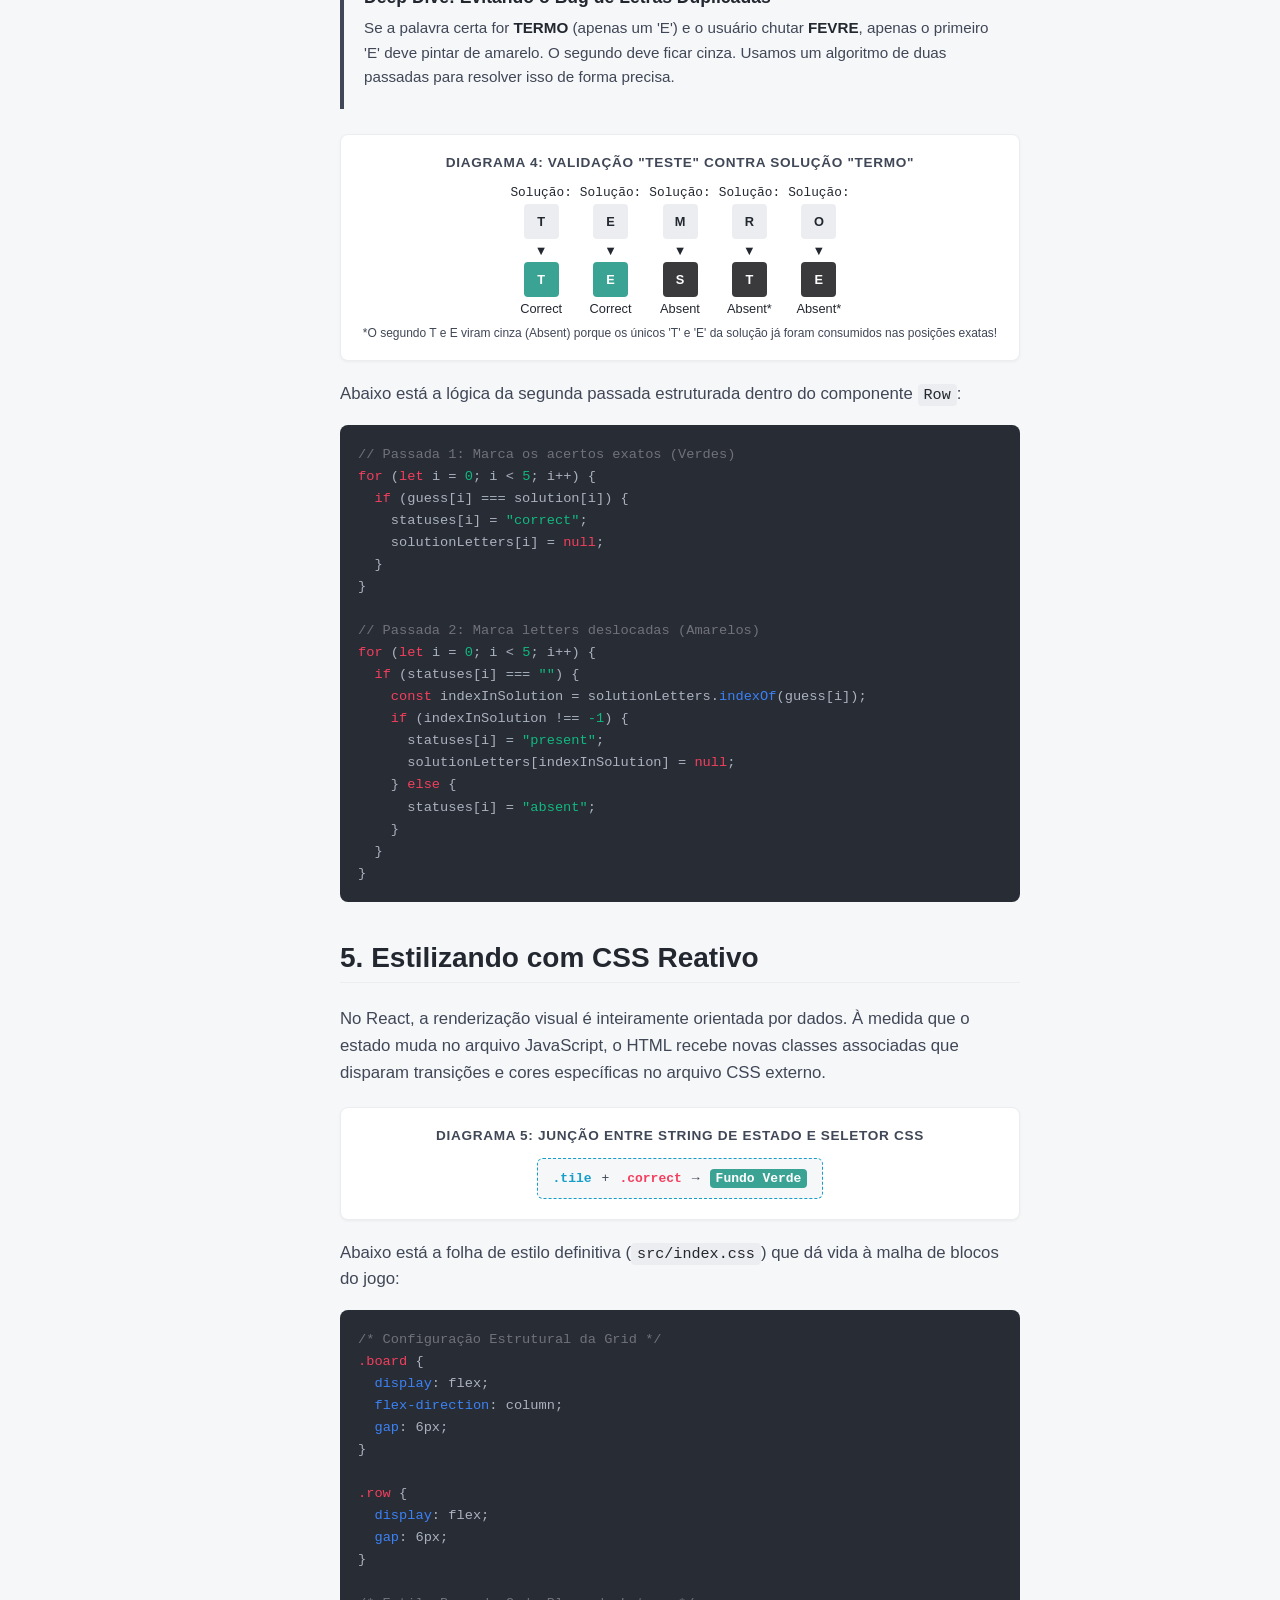
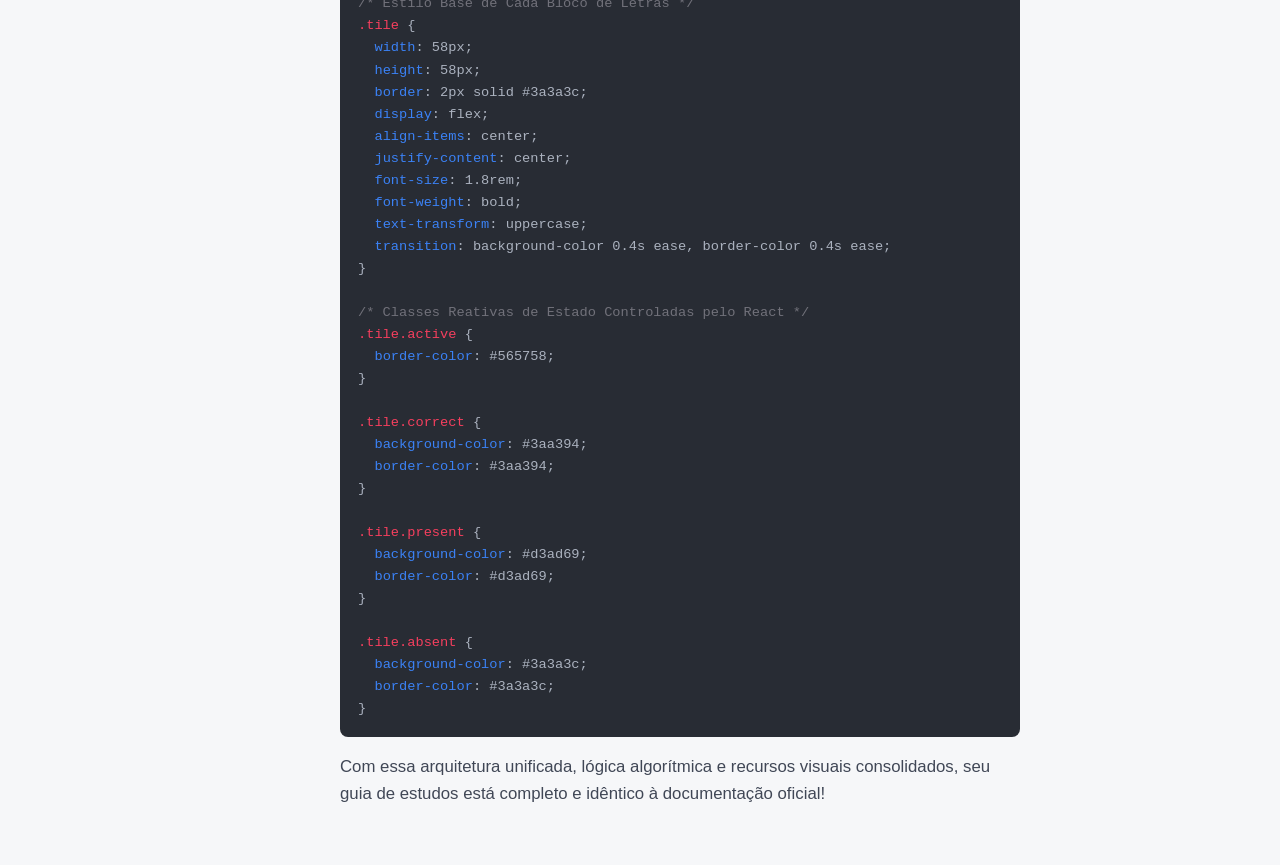
<file: jogo do termo/Tutorial.html>
<!DOCTYPE html>
<html lang="pt-BR">
<head>
    <meta charset="UTF-8">
    <meta name="viewport" content="width=device-width, initial-scale=1.0">
    <title>Tutorial: Desenvolvendo o Termo – React</title>
    <style>
        /* ==========================================================================
           ESTILOS DO LAYOUT DA DOCUMENTAÇÃO DO REACT (REACT.DEV)
           ========================================================================== */
        :root {
            --bg-docs: #f6f7f9;
            --bg-card: #ffffff;
            --text-primary: #23272f;
            --text-secondary: #404756;
            --react-blue: #149eca;
            --border-color: #ebedf0;
            --code-bg: #282c34;
            --code-text: #abb2bf;
            --callout-bg: #e6f7ff;
            --callout-border: #91d5ff;
            
            /* Cores do Jogo */
            --brand-green: #3aa394;
            --brand-yellow: #d3ad69;
            --brand-gray: #3a3a3c;
        }

        @media (prefers-color-scheme: dark) {
            :root {
                --bg-docs: #1c1c1e;
                --bg-card: #2c2c2e;
                --text-primary: #f5f5f7;
                --text-secondary: #aeaeaf;
                --border-color: #3a3a3c;
                --code-bg: #000000;
                --callout-bg: #132d3e;
                --callout-border: #149eca;
            }
        }

        body {
            margin: 0;
            padding: 0;
            font-family: -apple-system, BlinkMacSystemFont, "Segoe UI", Roboto, Helvetica, Arial, sans-serif;
            background-color: var(--bg-docs);
            color: var(--text-primary);
            display: flex;
            min-height: 100vh;
        }

        /* Menu Lateral */
        nav {
            width: 280px;
            background-color: var(--bg-docs);
            border-right: 1px solid var(--border-color);
            padding: 30px 20px;
            position: fixed;
            top: 0;
            bottom: 0;
            left: 0;
            overflow-y: auto;
            box-sizing: border-box;
        }

        nav h3 {
            font-size: 0.85rem;
            text-transform: uppercase;
            letter-spacing: 0.08em;
            color: var(--text-secondary);
            margin-bottom: 12px;
        }

        nav ul {
            list-style: none;
            padding: 0;
            margin: 0;
        }

        nav li {
            margin-bottom: 8px;
        }

        nav a {
            color: var(--text-primary);
            text-decoration: none;
            font-size: 0.95rem;
            display: block;
            padding: 6px 10px;
            border-radius: 6px;
        }

        nav a:hover {
            background-color: var(--border-color);
        }

        nav a.active {
            color: var(--react-blue);
            background-color: rgba(20, 158, 202, 0.1);
            font-weight: 600;
        }

        /* Conteúdo Principal */
        main {
            margin-left: 280px;
            max-width: 800px;
            padding: 40px 60px;
            box-sizing: border-box;
            width: 100%;
        }

        h1 {
            font-size: 2.5rem;
            font-weight: 700;
            margin-top: 0;
            margin-bottom: 10px;
        }

        .subtitle {
            font-size: 1.2rem;
            color: var(--text-secondary);
            margin-bottom: 30px;
            line-height: 1.5;
        }

        h2 {
            font-size: 1.75rem;
            border-bottom: 1px solid var(--border-color);
            padding-bottom: 8px;
            margin-top: 40px;
        }

        h3 {
            font-size: 1.3rem;
            margin-top: 30px;
        }

        p, li {
            font-size: 1.05rem;
            line-height: 1.6;
            color: var(--text-secondary);
        }

        strong {
            color: var(--text-primary);
        }

        /* Callouts / Avisos */
        .callout {
            background-color: var(--callout-bg);
            border-left: 4px solid var(--callout-border);
            padding: 20px;
            border-radius: 0 8px 8px 0;
            margin: 25px 0;
        }

        .callout h4 {
            margin: 0 0 8px 0;
            color: var(--text-primary);
            font-size: 1.1rem;
        }

        /* Blocos de Código */
        pre {
            background-color: var(--code-bg);
            color: var(--code-text);
            padding: 18px;
            border-radius: 8px;
            overflow-x: auto;
            font-family: Consolas, Monaco, "Andale Mono", monospace;
            font-size: 0.95rem;
            line-height: 1.45;
        }

        code {
            font-family: Consolas, Monaco, monospace;
            background-color: var(--border-color);
            padding: 2px 6px;
            border-radius: 4px;
            font-size: 0.9em;
            color: var(--text-primary);
        }

        pre code {
            background-color: transparent;
            padding: 0;
            color: inherit;
        }

        .kw { color: #f43f5e; } 
        .fn { color: #3b82f6; } 
        .str { color: #10b981; } 
        .cm { color: #71717a; } 

        /* ==========================================================================
           DIAGRAMAS IMAGENS (CSS ARTWORK)
           ========================================================================== */
        .diagram-container {
            background-color: var(--bg-card);
            border: 1px solid var(--border-color);
            border-radius: 8px;
            padding: 20px;
            margin: 20px 0;
            display: flex;
            flex-direction: column;
            align-items: center;
            box-shadow: 0 1px 3px rgba(0,0,0,0.05);
        }

        .diagram-title {
            font-size: 0.85rem;
            font-weight: bold;
            text-transform: uppercase;
            color: var(--text-secondary);
            margin-bottom: 15px;
            letter-spacing: 0.05em;
        }

        /* Diagrama 1: Fluxo de Dados */
        .flow-box {
            background: var(--bg-docs);
            border: 1px solid var(--border-color);
            padding: 10px 20px;
            border-radius: 6px;
            width: 220px;
            text-align: center;
            font-weight: bold;
            font-size: 0.9rem;
        }
        .flow-arrow {
            color: var(--react-blue);
            font-weight: bold;
            margin: 4px 0;
        }

        /* Diagrama 2: Grid de Tiles */
        .tiles-showcase {
            display: flex;
            gap: 12px;
            justify-content: center;
            width: 100%;
        }
        .tile-item {
            display: flex;
            flex-direction: column;
            align-items: center;
            gap: 6px;
            font-size: 0.8rem;
            color: var(--text-secondary);
        }
        .tile-box {
            width: 45px;
            height: 45px;
            display: flex;
            align-items: center;
            justify-content: center;
            font-weight: bold;
            color: white;
            font-size: 1.2rem;
            border-radius: 4px;
        }

        /* Diagrama 3: Mapeamento de String */
        .map-grid {
            display: flex;
            gap: 8px;
        }
        .map-col {
            display: flex;
            flex-direction: column;
            align-items: center;
            gap: 4px;
            font-size: 0.8rem;
        }
        .map-square {
            width: 35px;
            height: 35px;
            display: flex;
            align-items: center;
            justify-content: center;
            font-weight: bold;
            border-radius: 4px;
        }

        /* Diagrama 4: Matriz do Tabuleiro */
        .matrix-box {
            display: flex;
            flex-direction: column;
            gap: 4px;
        }
        .matrix-row {
            display: flex;
            align-items: center;
            gap: 10px;
        }
        .matrix-desc {
            font-size: 0.8rem;
            width: 120px;
            text-align: right;
            color: var(--text-secondary);
        }
        .matrix-cells {
            display: flex;
            gap: 4px;
        }
        .matrix-cell {
            width: 24px;
            height: 24px;
            border: 1px solid var(--border-color);
            background-color: var(--bg-docs);
        }

        /* Diagrama 5: Anatomia CSS */
        .css-anatomy {
            display: flex;
            gap: 10px;
            align-items: center;
            font-family: monospace;
            background: var(--bg-docs);
            padding: 10px 15px;
            border-radius: 6px;
            border: 1px dashed var(--react-blue);
        }

        @media (max-width: 768px) {
            nav { display: none; }
            main { margin-left: 0; padding: 20px; }
        }
    </style>
</head>
<body>

    <nav>
        <h3>Aprender React</h3>
        <ul>
            <li><a href="#instalacao">Instalação</a></li>
            <li><a href="#tutorial" class="active">Tutorial: Termo</a></li>
            <ul>
                <li><a href="#interface">&rarr; 1. Construindo a UI</a></li>
                <li><a href="#estado">&rarr; 2. Elevando o Estado</a></li>
                <li><a href="#interacoes">&rarr; 3. Eventos Globais</a></li>
                <li><a href="#validacao">&rarr; 4. Algoritmo Final</a></li>
                <li><a href="#css">&rarr; 5. Estilização Reativa</a></li>
            </ul>
        </ul>
    </nav>

    <main>
        <h1>Tutorial: Termo (Wordle)</h1>
        <p class="subtitle">Este guia prático ensinará os fundamentos do React construindo uma versão real do jogo Termo.</p>

        <p>Neste tutorial, construiremos um clone interativo do famoso jogo de adivinhação de palavras. Através deste projeto, você verá na prática como planejar componentes organizados, gerenciar estados de matrizes e capturar inputs globais de periféricos.</p>

        <div class="callout">
            <h4>O que você vai aprender:</h4>
            <p style="margin: 0;">Você vai entender a fundo o conceito de <strong>Elevação de Estado (Lifting State Up)</strong> e como o Hook <code>useEffect</code> sincroniza sua aplicação com eventos nativos do navegador.</p>
        </div>

        <hr style="border: 0; border-top: 1px solid var(--border-color); margin: 30px 0;">

        <h2 id="interface">1. Construindo a Interface (UI)</h2>
        <p>A interface do Termo é essencialmente uma matriz estrutural. Diferente de elementos dinâmicos isolados, o tabuleiro necessita de uma hierarquia rígida dividida em três níveis:</p>
        
        <div class="diagram-container">
            <div class="diagram-title">Diagrama 1: Fluxo de Dados Unidirecional no React</div>
            <div class="flow-box" style="border-color: var(--react-blue);">Game.jsx (Estado Central)</div>
            <div class="flow-arrow">▼ props (guesses)</div>
            <div class="flow-box">Board.jsx (Gerenciador da Grade)</div>
            <div class="flow-arrow">▼ props (guess string)</div>
            <div class="flow-box">Row.jsx (Computador da Linha)</div>
            <div class="flow-arrow">▼ props (char / status)</div>
            <div class="flow-box" style="background-color: var(--react-blue); color: white;">Tile.jsx (Elemento Atômico)</div>
        </div>

        <ul>
            <li><strong>Tile:</strong> O bloco atômico visual que renderiza um único caractere por vez.</li>
            <li><strong>Row:</strong> O agrupamento horizontal rígido de exatamente 5 Tiles.</li>
            <li><strong>Board:</strong> A matriz vertical completa composta por 6 Rows estruturais.</li>
        </ul>

        <h3>Criando o Componente Tile</h3>
        <p>O componente <code>Tile</code> é uma função pura que aceita duas propriedades do seu componente pai: a letra (<code>letter</code>) e a cor de verificação (<code>status</code>).</p>

        <div class="diagram-container">
            <div class="diagram-title">Diagrama 2: Estados e Classes CSS do Tile</div>
            <div class="tiles-showcase">
                <div class="tile-item">
                    <div class="tile-box" style="background-color: var(--brand-green);">V</div>
                    <span>correct</span>
                </div>
                <div class="tile-item">
                    <div class="tile-box" style="background-color: var(--brand-yellow);">E</div>
                    <span>present</span>
                </div>
                <div class="tile-item">
                    <div class="tile-box" style="background-color: var(--brand-gray);">R</div>
                    <span>absent</span>
                </div>
                <div class="tile-item">
                    <div class="tile-box" style="border: 2px solid #565758; color: var(--text-primary);">O</div>
                    <span>active</span>
                </div>
            </div>
        </div>

        <pre><code><span class="kw">function</span> <span class="fn">Tile</span>({ letter, status }) {
  <span class="kw">let</span> tileClass = <span class="str">"tile"</span>;
  
  <span class="kw">if</span> (status === <span class="str">"correct"</span>) tileClass += <span class="str">" correct"</span>;
  <span class="kw">if</span> (status === <span class="str">"present"</span>) tileClass += <span class="str">" present"</span>;
  <span class="kw">if</span> (status === <span class="str">"absent"</span>) tileClass += <span class="str">" absent"</span>;
  <span class="kw">if</span> (letter && !status) tileClass += <span class="str">" active"</span>;

  <span class="kw">return</span> &lt;<span class="kw">div</span> <span class="fn">className</span>={tileClass}&gt;{letter}&lt;/<span class="kw">div</span>&gt;;
}</code></pre>

        <h2 id="estado">2. Elevando o Estado (Lifting State Up)</h2>
        <p>No React, o fluxo de dados acontece de cima para baixo. Se deixarmos que cada linha (<code>Row</code>) controle seus próprios caracteres de forma isolada, o componente centralizador não conseguirá computar se o jogador atingiu o limite de tentativas.</p>
        
        <div class="diagram-container">
            <div class="diagram-title">Diagrama 3: Divisão Estrutural da Matriz de Tentativas</div>
            <div class="matrix-box">
                <div class="matrix-row">
                    <div class="matrix-desc">guesses[0] (Histórico)</div>
                    <div class="matrix-cells">
                        <div class="matrix-cell" style="background-color: var(--brand-gray);"></div>
                        <div class="matrix-cell" style="background-color: var(--brand-gray);"></div>
                        <div class="matrix-cell" style="background-color: var(--brand-yellow);"></div>
                        <div class="matrix-cell" style="background-color: var(--brand-gray);"></div>
                        <div class="matrix-cell" style="background-color: var(--brand-gray);"></div>
                    </div>
                </div>
                <div class="matrix-row">
                    <div class="matrix-desc" style="color: var(--react-blue); font-weight: bold;">currentGuess (Ativa)</div>
                    <div class="matrix-cells">
                        <div class="matrix-cell" style="border-color: #565758;"></div>
                        <div class="matrix-cell" style="border-color: #565758;"></div>
                        <div class="matrix-cell"></div>
                        <div class="matrix-cell"></div>
                        <div class="matrix-cell"></div>
                    </div>
                </div>
                <div class="matrix-row"><div class="matrix-desc">Linha Vazia 3</div><div class="matrix-cells"><div class="matrix-cell"></div><div class="matrix-cell"></div><div class="matrix-cell"></div><div class="matrix-cell"></div><div class="matrix-cell"></div></div></div>
                <div class="matrix-row"><div class="matrix-desc">Linha Vazia 4</div><div class="matrix-cells"><div class="matrix-cell"></div><div class="matrix-cell"></div><div class="matrix-cell"></div><div class="matrix-cell"></div><div class="matrix-cell"></div></div></div>
                <div class="matrix-row"><div class="matrix-desc">Linha Vazia 5</div><div class="matrix-cells"><div class="matrix-cell"></div><div class="matrix-cell"></div><div class="matrix-cell"></div><div class="matrix-cell"></div><div class="matrix-cell"></div></div></div>
                <div class="matrix-row"><div class="matrix-desc">Linha Vazia 6</div><div class="matrix-cells"><div class="matrix-cell"></div><div class="matrix-cell"></div><div class="matrix-cell"></div><div class="matrix-cell"></div><div class="matrix-cell"></div></div></div>
            </div>
        </div>

        <p>Para resolver isso, nós <strong>elevamos o estado</strong> para o componente pai mais próximo (<code>Game</code>). Ele controlará o histórico através de dois estados essenciais:</p>

        <pre><code><span class="kw">const</span> [guesses, setGuesses] = <span class="fn">useState</span>([]);        <span class="cm">// Array de strings submetidas</span>
<span class="kw">const</span> [currentGuess, setCurrentGuess] = <span class="fn">useState</span>(<span class="str">""</span>); <span class="cm">// Palavra sendo digitada na linha ativa</span></code></pre>

        <h2 id="interacoes">3. Capturando Eventos Globais</h2>
        <p>Para permitir que o jogador digite usando qualquer tecla do teclado físico, precisamos acoplar um escutador de eventos global na janela (<code>window</code>). Executamos isso mapeando o ciclo de vida por meio do Hook <code>useEffect</code>:</p>

        <pre><code><span class="fn">useEffect</span>(() => {
  <span class="kw">function</span> <span class="fn">handleKeyDown</span>(event) {
    <span class="kw">const</span> key = event.key.<span class="fn">toUpperCase</span>();

    <span class="kw">if</span> (key === <span class="str">"ENTER"</span>) {
      <span class="kw">if</span> (currentGuess.length === <span class="str">5</span>) {
        <span class="fn">setGuesses</span>([...guesses, currentGuess]);
        <span class="fn">setCurrentGuess</span>(<span class="str">""</span>);
      }
      <span class="kw">return</span>;
    }

    <span class="kw">if</span> (key === <span class="str">"BACKSPACE"</span>) {
      <span class="fn">setCurrentGuess</span>((prev) => prev.<span class="fn">slice</span>(<span class="str">0</span>, <span class="str">-1</span>));
      <span class="kw">return</span>;
    }

    <span class="kw">if</span> (<span class="kw">/^[A-Z]$/</span>.<span class="fn">test</span>(key) && currentGuess.length < <span class="str">5</span>) {
      <span class="fn">setCurrentGuess</span>((prev) => prev + key);
    }
  }

  window.<span class="fn">addEventListener</span>(<span class="str">"keydown"</span>, handleKeyDown);
  <span class="kw">return</span> () => window.<span class="fn">removeEventListener</span>(<span class="str">"keydown"</span>, handleKeyDown);
}, [currentGuess, guesses]);</code></pre>

        <h2 id="validacao">4. O Algoritmo de Validação das Cores</h2>
        <div class="callout" style="background-color: var(--bg-docs); border-left-color: var(--text-secondary);">
            <h4>Deep Dive: Evitando o Bug de Letras Duplicadas</h4>
            <p style="margin: 0; font-size: 0.95rem;">Se a palavra certa for <strong>TERMO</strong> (apenas um 'E') e o usuário chutar <strong>FEVRE</strong>, apenas o primeiro 'E' deve pintar de amarelo. O segundo deve ficar cinza. Usamos um algoritmo de duas passadas para resolver isso de forma precisa.</p>
        </div>

        <div class="diagram-container">
            <div class="diagram-title">Diagrama 4: Validação "TESTE" contra Solução "TERMO"</div>
            <div class="map-grid">
                <div class="map-col"><span style="font-family: monospace;">Solução:</span><div class="map-square" style="background-color: var(--border-color);">T</div><span>▼</span><div class="map-square" style="background-color: var(--brand-green); color: white;">T</div><span>Correct</span></div>
                <div class="map-col"><span style="font-family: monospace;">Solução:</span><div class="map-square" style="background-color: var(--border-color);">E</div><span>▼</span><div class="map-square" style="background-color: var(--brand-green); color: white;">E</div><span>Correct</span></div>
                <div class="map-col"><span style="font-family: monospace;">Solução:</span><div class="map-square" style="background-color: var(--border-color);">M</div><span>▼</span><div class="map-square" style="background-color: var(--brand-gray); color: white;">S</div><span>Absent</span></div>
                <div class="map-col"><span style="font-family: monospace;">Solução:</span><div class="map-square" style="background-color: var(--border-color);">R</div><span>▼</span><div class="map-square" style="background-color: var(--brand-gray); color: white;">T</div><span>Absent*</span></div>
                <div class="map-col"><span style="font-family: monospace;">Solução:</span><div class="map-square" style="background-color: var(--border-color);">O</div><span>▼</span><div class="map-square" style="background-color: var(--brand-gray); color: white;">E</div><span>Absent*</span></div>
            </div>
            <span style="font-size: 0.75rem; color: var(--text-secondary); margin-top: 10px; text-align: center;">*O segundo T e E viram cinza (Absent) porque os únicos 'T' e 'E' da solução já foram consumidos nas posições exatas!</span>
        </div>

        <p>Abaixo está a lógica da segunda passada estruturada dentro do componente <code>Row</code>:</p>

        <pre><code><span class="cm">// Passada 1: Marca os acertos exatos (Verdes)</span>
<span class="kw">for</span> (<span class="kw">let</span> i = <span class="str">0</span>; i < <span class="str">5</span>; i++) {
  <span class="kw">if</span> (guess[i] === solution[i]) {
    statuses[i] = <span class="str">"correct"</span>;
    solutionLetters[i] = <span class="kw">null</span>;
  }
}

<span class="cm">// Passada 2: Marca letters deslocadas (Amarelos)</span>
<span class="kw">for</span> (<span class="kw">let</span> i = <span class="str">0</span>; i < <span class="str">5</span>; i++) {
  <span class="kw">if</span> (statuses[i] === <span class="str">""</span>) {
    <span class="kw">const</span> indexInSolution = solutionLetters.<span class="fn">indexOf</span>(guess[i]);
    <span class="kw">if</span> (indexInSolution !== <span class="str">-1</span>) {
      statuses[i] = <span class="str">"present"</span>;
      solutionLetters[indexInSolution] = <span class="kw">null</span>;
    } <span class="kw">else </span>{
      statuses[i] = <span class="str">"absent"</span>;
    }
  }
}</code></pre>

        <h2 id="css">5. Estilizando com CSS Reativo</h2>
        <p>No React, a renderização visual é inteiramente orientada por dados. À medida que o estado muda no arquivo JavaScript, o HTML recebe novas classes associadas que disparam transições e cores específicas no arquivo CSS externo.</p>

        <div class="diagram-container">
            <div class="diagram-title">Diagrama 5: Junção entre String de Estado e Seletor CSS</div>
            <div class="css-anatomy">
                <span style="color: var(--react-blue); font-weight: bold;">.tile</span>
                <span style="color: var(--text-secondary);">+</span>
                <span style="color: #f43f5e; font-weight: bold;">.correct</span>
                <span style="color: var(--text-secondary);">&rarr;</span>
                <span style="background-color: var(--brand-green); color: white; padding: 2px 6px; border-radius: 4px; font-weight: bold;">Fundo Verde</span>
            </div>
        </div>

        <p>Abaixo está a folha de estilo definitiva (<code>src/index.css</code>) que dá vida à malha de blocos do jogo:</p>

        <pre><code><span class="cm">/* Configuração Estrutural da Grid */</span>
<span class="kw">.board</span> {
  <span class="fn">display</span>: flex;
  <span class="fn">flex-direction</span>: column;
  <span class="fn">gap</span>: 6px;
}

<span class="kw">.row</span> {
  <span class="fn">display</span>: flex;
  <span class="fn">gap</span>: 6px;
}

<span class="cm">/* Estilo Base de Cada Bloco de Letras */</span>
<span class="kw">.tile</span> {
  <span class="fn">width</span>: 58px;
  <span class="fn">height</span>: 58px;
  <span class="fn">border</span>: 2px solid #3a3a3c;
  <span class="fn">display</span>: flex;
  <span class="fn">align-items</span>: center;
  <span class="fn">justify-content</span>: center;
  <span class="fn">font-size</span>: 1.8rem;
  <span class="fn">font-weight</span>: bold;
  <span class="fn">text-transform</span>: uppercase;
  <span class="fn">transition</span>: background-color 0.4s ease, border-color 0.4s ease;
}

<span class="cm">/* Classes Reativas de Estado Controladas pelo React */</span>
<span class="kw">.tile.active</span> {
  <span class="fn">border-color</span>: #565758;
}

<span class="kw">.tile.correct</span> {
  <span class="fn">background-color</span>: #3aa394;
  <span class="fn">border-color</span>: #3aa394;
}

<span class="kw">.tile.present</span> {
  <span class="fn">background-color</span>: #d3ad69;
  <span class="fn">border-color</span>: #d3ad69;
}

<span class="kw">.tile.absent</span> {
  <span class="fn">background-color</span>: #3a3a3c;
  <span class="fn">border-color</span>: #3a3a3c;
}</code></pre>

        <p>Com essa arquitetura unificada, lógica algorítmica e recursos visuais consolidados, seu guia de estudos está completo e idêntico à documentação oficial!</p>
    </main>

</body>
</html>
</file>
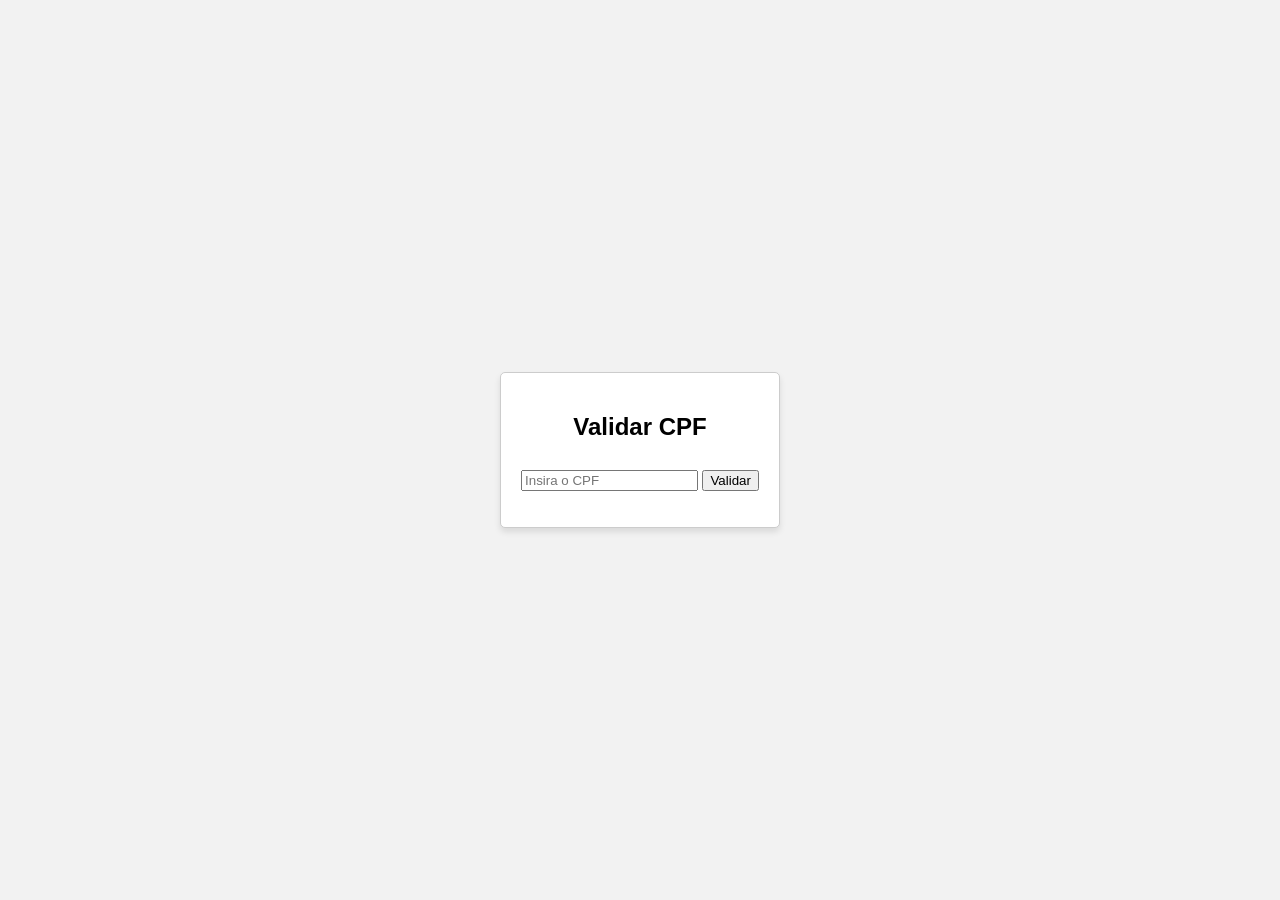
<file: lista dos dia 13 e 14 0526/ex01/ex01.html>
<!DOCTYPE html>
<html>
<head>
    <title>Validar CPF</title>
    <link rel="stylesheet" type="text/css" href="style.css">
</head>
<body>
    <div class="todo-app">
        <h2>Validar CPF</h2>
        <input type="text" id="vali" placeholder="Insira o CPF">
        <button onclick="valcpf()">Validar</button>

        <p id="resultado"></p>

    </div>

    <script src="script.js"></script>
</body>
</html>
</file>
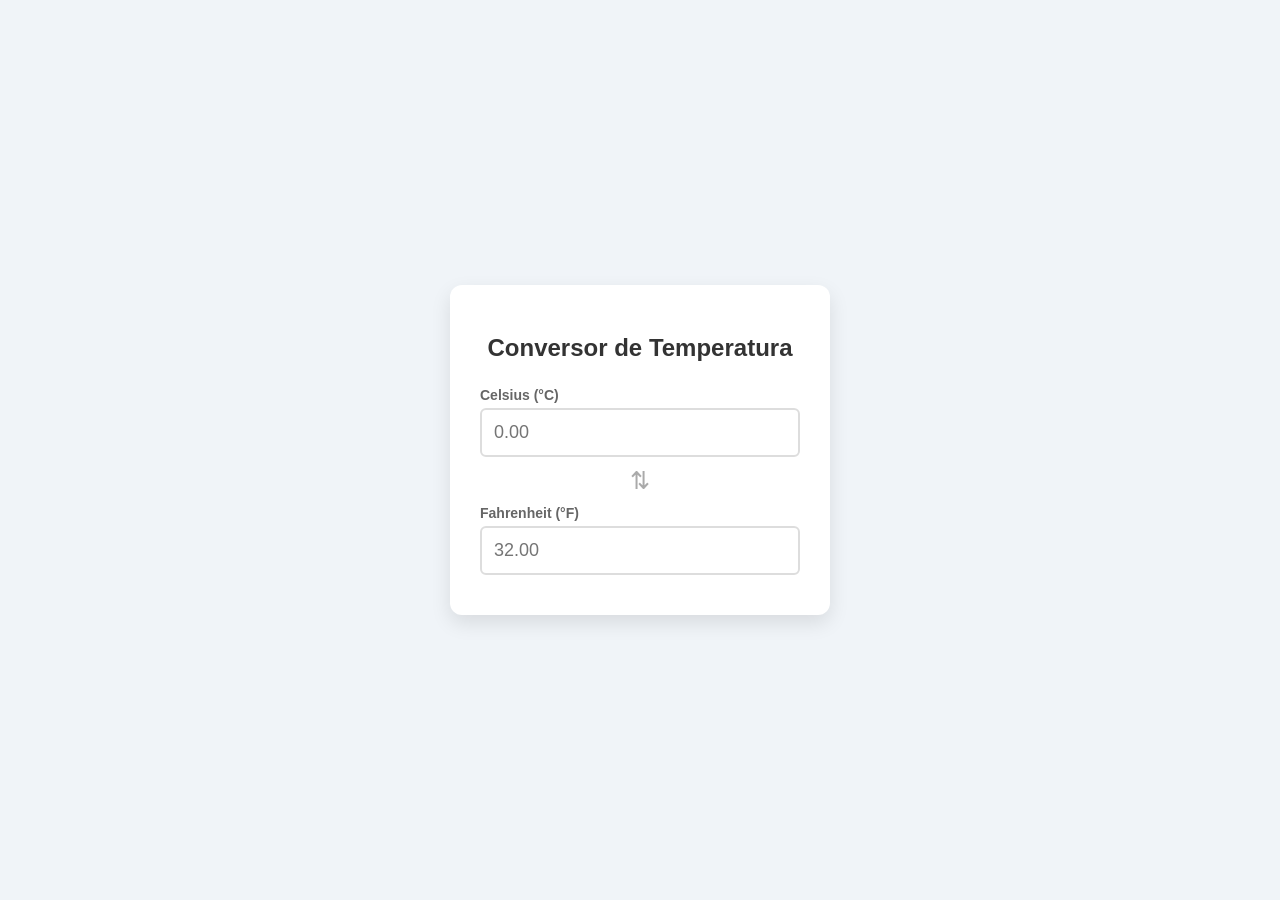
<file: lista dos dia 13 e 14 0526/ex02/ex02.html>
<!DOCTYPE html>
<html lang="pt-br">
<head>
    <meta charset="UTF-8">
    <title>Conversor de Temperatura</title>
    <link rel="stylesheet" type="text/css" href="style.css">
</head>
<body>
    <div class="converter-app">
        <h2>Conversor de Temperatura</h2>
        
        <div class="input-group">
            <label for="celsius">Celsius (°C)</label>
            <input type="number" id="celsius" step="0.1" placeholder="0.00">
        </div>

        <div class="arrow">⇅</div>

        <div class="input-group">
            <label for="fahrenheit">Fahrenheit (°F)</label>
            <input type="number" id="fahrenheit" step="0.1" placeholder="32.00">
        </div>
    </div>
    <script src="script.js"></script>
</body>
</html>
</file>
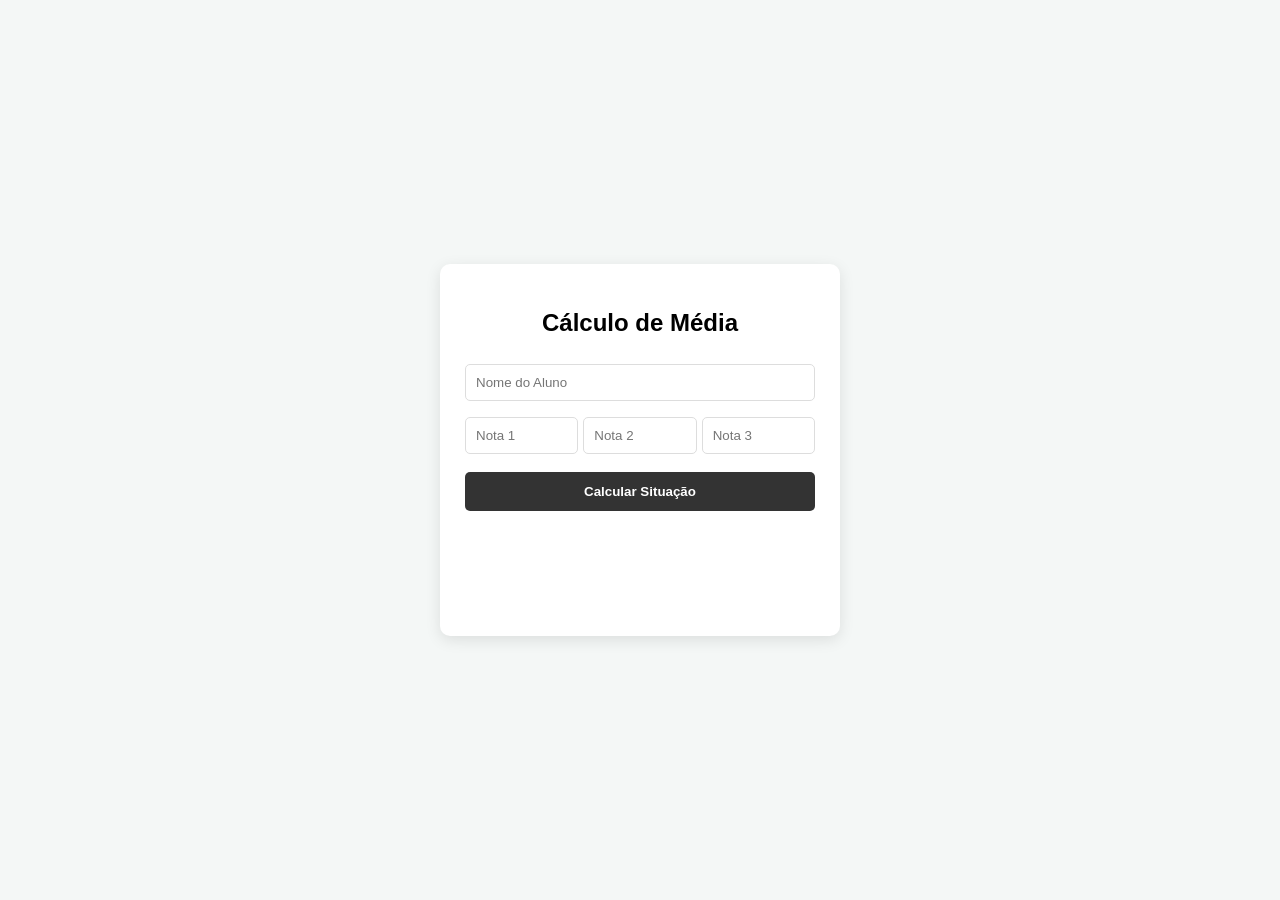
<file: lista dos dia 13 e 14 0526/ex03/ex03.html>
<!DOCTYPE html>
<html lang="pt-br">
<head>
    <meta charset="UTF-8">
    <title>Sistema de Notas</title>
    <link rel="stylesheet" type="text/css" href="style.css">
</head>
<body>
    <div class="school-app">
        <h2>Cálculo de Média</h2>
        
        <input type="text" id="nomeAluno" placeholder="Nome do Aluno">
        
        <div class="notas-container">
            <input type="number" id="nota1" placeholder="Nota 1" step="0.1" min="0" max="10">
            <input type="number" id="nota2" placeholder="Nota 2" step="0.1" min="0" max="10">
            <input type="number" id="nota3" placeholder="Nota 3" step="0.1" min="0" max="10">
        </div>

        <button id="btnCalcular">Calcular Situação</button>

        <div id="resultado" class="resultado-box">
            </div>
    </div>
    <script src="script.js"></script>
</body>
</html>
</file>
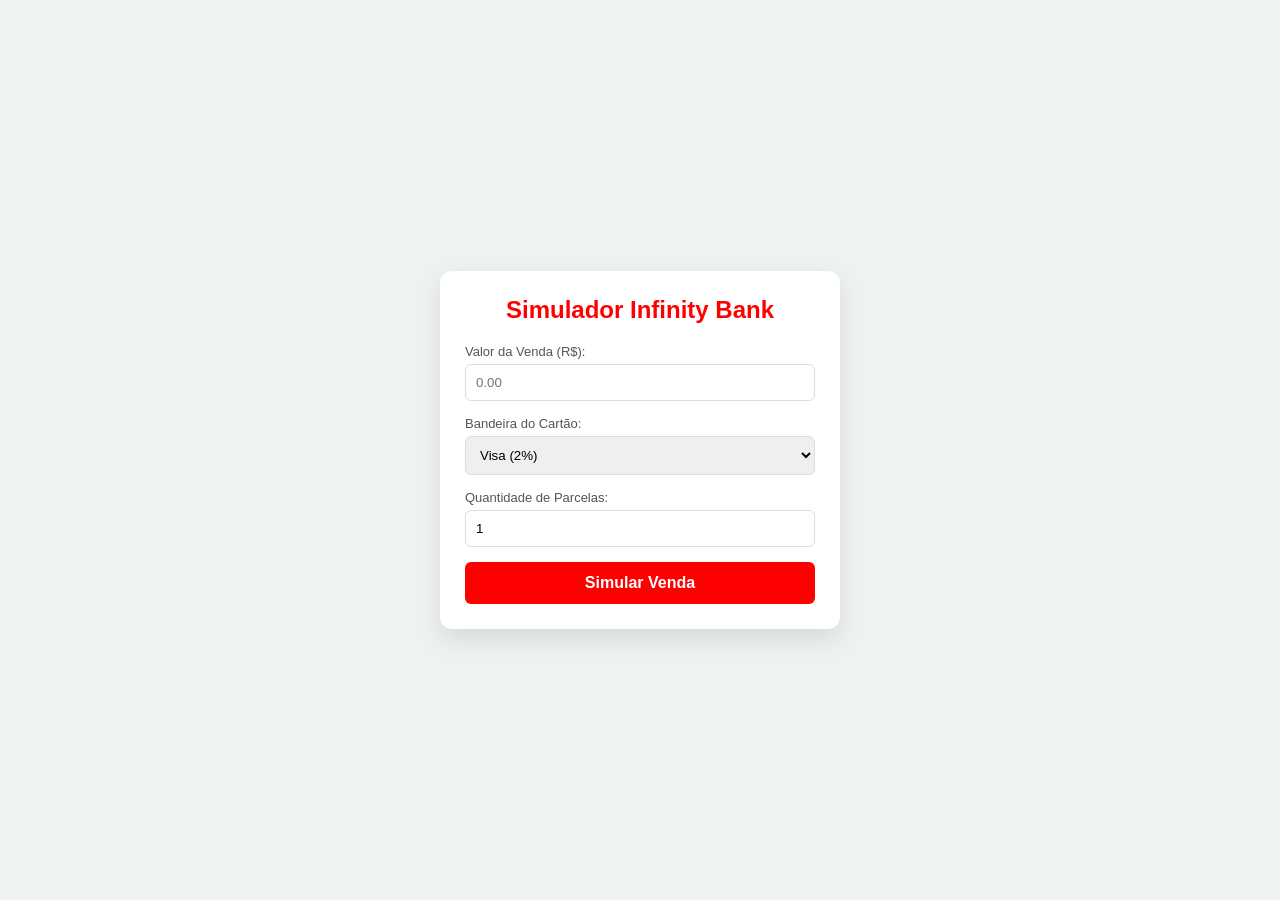
<file: lista dos dia 13 e 14 0526/ex04/ex04.html>
<!DOCTYPE html>
<html lang="pt-br">
<head>
    <meta charset="UTF-8">
    <title>Infinity Bank - Simulador</title>
    <link rel="stylesheet" type="text/css" href="style.css">
</head>
<body>
    <div class="bank-app">
        <h2>Simulador Infinity Bank</h2>
        
        <div class="field">
            <label>Valor da Venda (R$):</label>
            <input type="number" id="valorVenda" placeholder="0.00" step="0.01">
        </div>

        <div class="field">
            <label>Bandeira do Cartão:</label>
            <select id="bandeira">
                <option value="visa">Visa (2%)</option>
                <option value="master">MasterCard (1.85%)</option>
                <option value="elo">Elo (3%)</option>
            </select>
        </div>

        <div class="field">
            <label>Quantidade de Parcelas:</label>
            <input type="number" id="parcelas" min="1" max="12" value="1">
        </div>

        <button onclick="simularVenda()">Simular Venda</button>

        <div id="resumo" class="resumo-box">
            <!-- Os resultados aparecerão aqui -->
        </div>
    </div>
    <script src="script.js"></script>
</body>
</html>
</file>
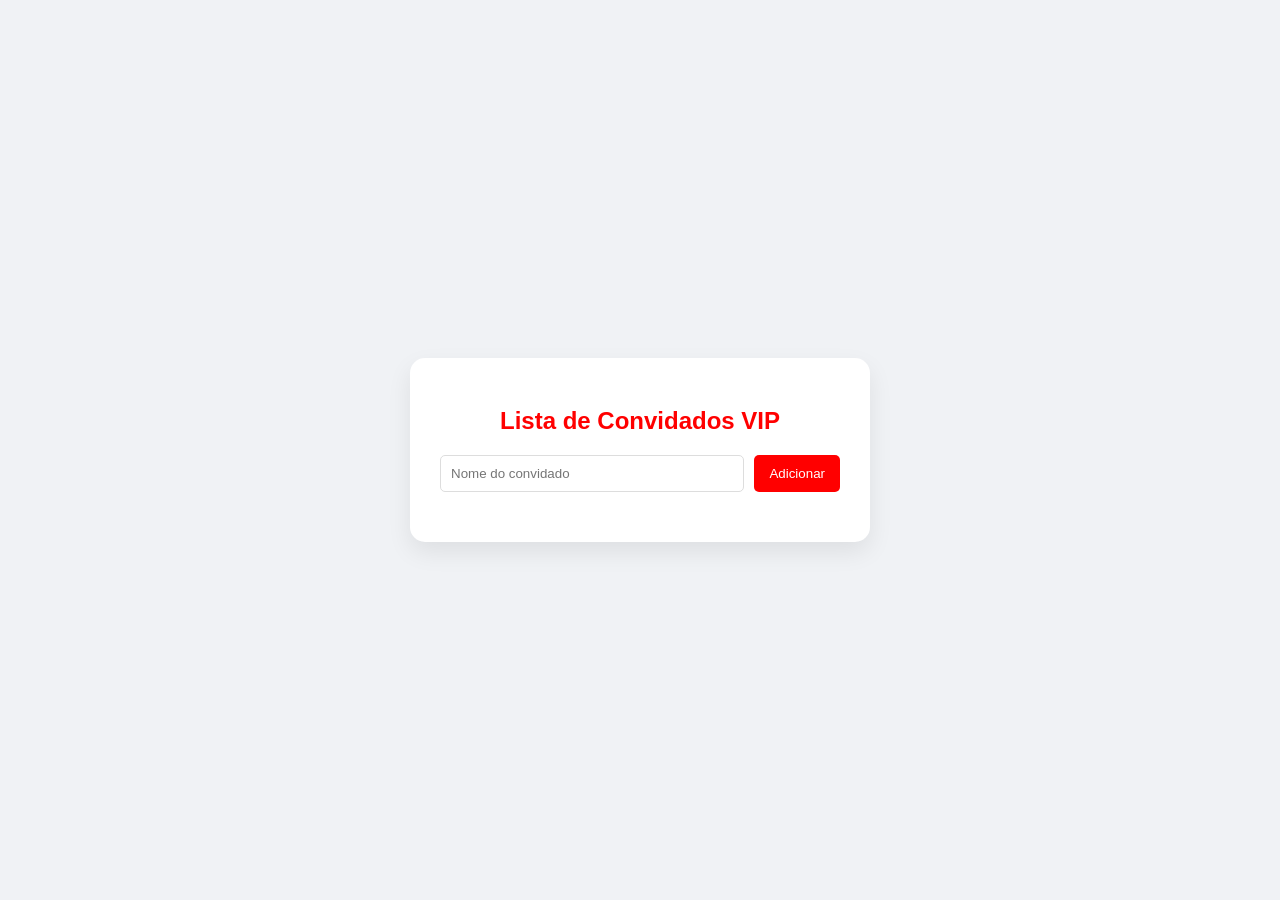
<file: lista dos dia 13 e 14 0526/ex05/ex05.html>
<!DOCTYPE html>
<html lang="pt-br">
<head>
    <meta charset="UTF-8">
    <title>Infinity Bank - Lista VIP</title>
    <link rel="stylesheet" type="text/css" href="style.css">
</head>
<body>
    <div class="vip-card">
        <h2>Lista de Convidados VIP</h2>
        <div class="input-area">
            <input type="text" id="guestInput" placeholder="Nome do convidado">
            <button onclick="addGuest()" id="addBtn">Adicionar</button>
        </div>
        <ul id="guestList"></ul>
    </div>
    <script src="script.js"></script>
</body>
</html>
</file>
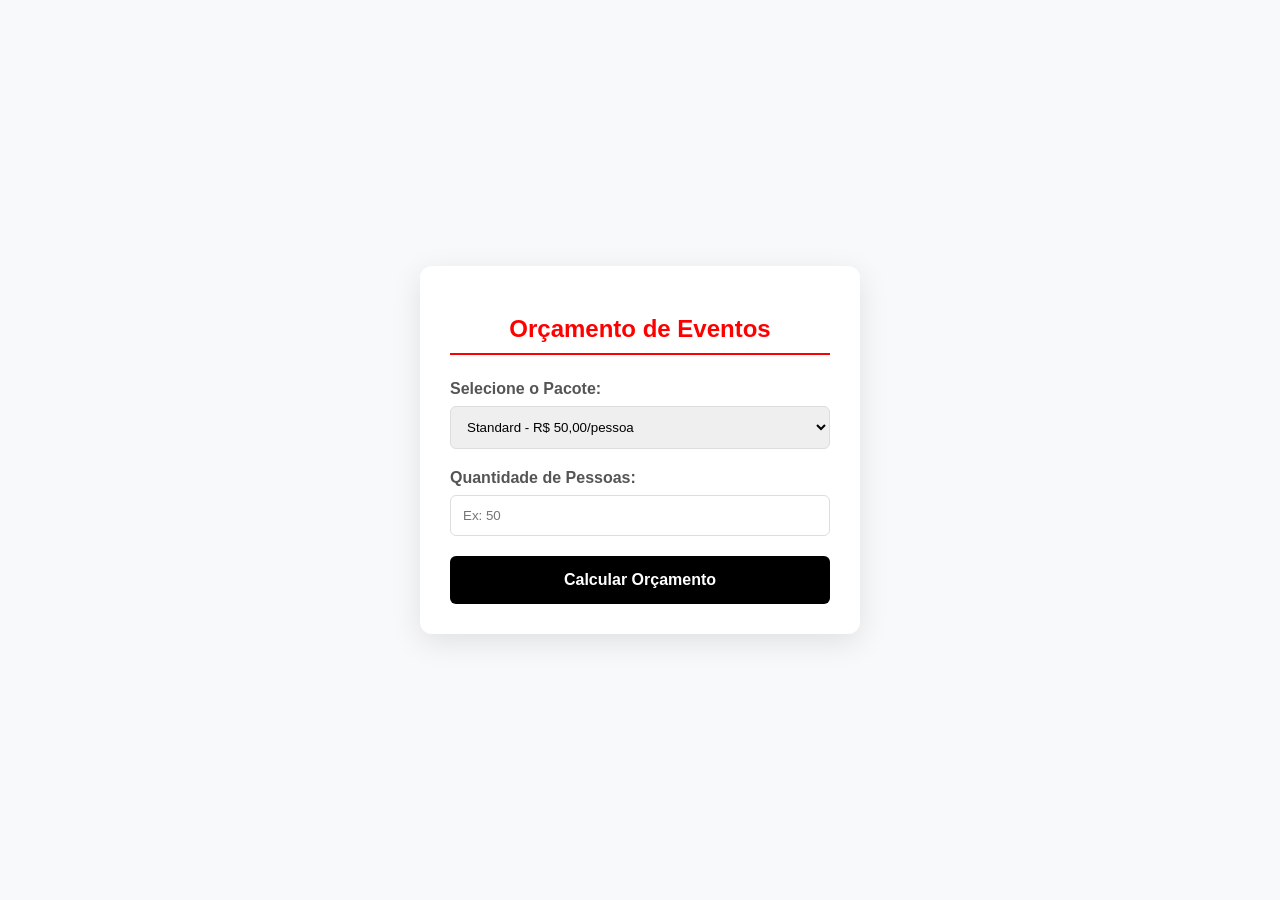
<file: lista dos dia 13 e 14 0526/ex06/ex06.html>
<!DOCTYPE html>
<html lang="pt-br">
<head>
    <meta charset="UTF-8">
    <title>Infinity Events - Orçamento</title>
    <link rel="stylesheet" type="text/css" href="style.css">
</head>
<body>
    <div class="event-card">
        <h2>Orçamento de Eventos</h2>
        
        <div class="field">
            <label>Selecione o Pacote:</label>
            <select id="pacote">
                <option value="50">Standard - R$ 50,00/pessoa</option>
                <option value="80">Premium - R$ 80,00/pessoa</option>
                <option value="120">Infinity Deluxe - R$ 120,00/pessoa</option>
            </select>
        </div>

        <div class="field">
            <label>Quantidade de Pessoas:</label>
            <input type="number" id="qtdPessoas" min="1" placeholder="Ex: 50">
        </div>

        <button onclick="calcularOrcamento()">Calcular Orçamento</button>

        <div id="resultado" class="resultado-box">
            </div>
    </div>
    <script src="script.js"></script>
</body>
</html>
</file>
<file: provas/DIA 1/style.css>
body {

            background-color: #f0f2f5;
            font-family: sans-serif;
        }

        .cartao-conteudo {

            background-color: white;
            border-radius: 15px;
            padding: 20px;
            margin: 20px auto;
            max-width: 800px;

        }

        h3 {

            font-size: 28px;
            font-weight: bold;
            color: #ff0000;

        }

        nav {

            text-align: center;
            background: #e81a1a;
            padding: 15px;

        }

        nav a {

            color: white;
            text-decoration: none;
            margin: 0 15px;
            font-weight: bold;

        }

        p {

            color: #555;
            line-height: 1.6;

        }

        .area-botao {

            text-align: center;
            margin: 30px 0;

        }

        #btn-tabela {

            background-color: #ff0000;
            color: white;
            padding: 15px 30px;
            font-size: 18px;
            font-weight: bold;
            border: none;
            border-radius: 8px;
            cursor: pointer;
            transition: background 0.3s;

        }

        #btn-tabela:hover {

            background-color: #ff0000;

        }

        #btn-tabela:disabled {

            background-color: #ccc;
            cursor: not-allowed;

        }

        #container-imagem {

            text-align: center;
            margin-bottom: 50px;

        }

        #container-imagem img {

            max-width: 90%;
            border-radius: 15px;
            box-shadow: 0 10px 20px rgba(0, 0, 0, 0.2);
            border: 5px solid white;
        }
</file>
<file: provas/DIA 2/style02.css>
body {

            background-color: aliceblue;
            font-family: sans-serif;

        }

        .cartao-grupo {


            background-color: white;
            border-radius: 15px;
            padding: 20px;
            margin: 20px auto;
            max-width: 800px;

        }

        h3 {

            font-size: 28px;
            font-weight: bold;
            color: rgb(255, 98, 1);

        }

        nav {

            text-align: center;
            background: rgb(255, 98, 1);
            padding: 15px;

        }

        nav a {

            color: white;
            text-decoration: none;
            margin: 0 15px;
            font-weight: bold;
            font-size: 20px;

        }

        p {

            color: gray;
            line-height: 1.5;

        }

        .area-botao {

            text-align: center;
            margin: 40px 0;
            clear: both;

        }

        #btn-proximo {

            background-color: rgb(255, 98, 1);
            color: white;
            padding: 15px 30px;
            font-size: 18px;
            border: none;
            border-radius: 18px;
            cursor: pointer;
            font-weight: bold;

        }

        #btn-proximo:hover {

            background-color: rgb(255, 98, 1);


        }
</file>
<file: provas/DIA 3/style03.css>
body {
            background-color: #f0f4f8;
            font-family: 'Segoe UI', Tahoma, sans-serif;
            margin: 0;
            padding: 20px;
            color: #333;
        }

        nav {
            background: #fff700;
            padding: 15px;
            text-align: center;
            border-radius: 8px;
            margin-bottom: 30px;
        }

        nav a {
            color: white;
            text-decoration: none;
            margin: 0 15px;
            font-weight: bold;
            font-size: 18px;
        }

        .cartao-secao {
            background-color: #ffffff;
            border-radius: 12px;
            padding: 25px;
            margin: 0 auto 25px auto;
            box-shadow: 0 4px 6px rgba(0, 0, 0, 0.05);
            max-width: 800px;
        }

        .cartao-secao h3 {
            font-size: 24px;
            color: #fff700;
            margin-top: 0;
            border-bottom: 2px solid #f0f4f8;
            padding-bottom: 10px;
        }

        p {
            line-height: 1.6;
            text-align: justify;
        }

        #btn-tabela {
            background-color: #fff700;
            color: white;
            padding: 15px 30px;
            font-size: 18px;
            font-weight: bold;
            border: none;
            border-radius: 8px;
            cursor: pointer;
        }

        #btn-tabela:hover {
            background-color: #fff700;
        }

        #btn-tabela:disabled {
            background-color: #ccc;
            cursor: not-allowed;
        }
</file>
<file: lista dos dia 13 e 14 0526/ex01/style.css>
body {
    font-family: Arial, sans-serif;
    background-color: #f2f2f2;
    display: flex;
    justify-content: center;
    align-items: center;
    height: 100vh;
    margin: 0;
}

.todo-app {
    text-align: center;
    max-width: 400px;
    padding: 20px;
    border: 1px solid #ccc;
    border-radius: 5px;
    background-color: #fff;
    box-shadow: 0 4px 6px rgba(0, 0, 0, 0.1);
}

ul {
    list-style-type: none;
    padding: 0;
}

li {
    display: flex;
    justify-content: space-between;
    padding: 8px;
    border-bottom: 1px solid #ccc;
}

li.completed {
    text-decoration: line-through;
}

button {
    margin-top: 10px;
}
</file>
<file: lista dos dia 13 e 14 0526/ex02/style.css>
body {
    font-family: Arial, sans-serif;
    background-color: #f0f4f8;
    display: flex;
    justify-content: center;
    align-items: center;
    height: 100vh;
    margin: 0;
}

.converter-app {
    background-color: #ffffff;
    padding: 30px;
    border-radius: 12px;
    box-shadow: 0 8px 20px rgba(0, 0, 0, 0.1);
    text-align: center;
    width: 320px;
}

h2 {
    color: #333;
    margin-bottom: 25px;
}

.input-group {
    margin: 10px 0;
    text-align: left;
}

label {
    display: block;
    font-size: 14px;
    color: #666;
    margin-bottom: 5px;
    font-weight: bold;
}

input {
    width: 100%;
    padding: 12px;
    border: 2px solid #ddd;
    border-radius: 6px;
    font-size: 18px;
    box-sizing: border-box; /* Garante que o padding não aumente a largura */
    outline: none;
    transition: border-color 0.3s;
}

input:focus {
    border-color: #ff0000;
}

.arrow {
    font-size: 24px;
    color: #aaa;
    margin: 10px 0;
}
</file>
<file: lista dos dia 13 e 14 0526/ex03/style.css>
body {
    font-family: Arial, sans-serif;
    background-color: #f4f7f6;
    display: flex;
    justify-content: center;
    align-items: center;
    height: 100vh;
    margin: 0;
}

.school-app {
    background-color: #fff;
    padding: 25px;
    border-radius: 10px;
    box-shadow: 0 4px 15px rgba(0,0,0,0.1);
    width: 350px;
    text-align: center;
}

input {
    width: 100%;
    padding: 10px;
    margin: 8px 0;
    border: 1px solid #ddd;
    border-radius: 5px;
    box-sizing: border-box;
}

.notas-container {
    display: flex;
    gap: 5px;
}

button {
    width: 100%;
    padding: 12px;
    background-color: #333;
    color: white;
    border: none;
    border-radius: 5px;
    cursor: pointer;
    margin-top: 10px;
    font-weight: bold;
}

button:hover {
    background-color: #555;
}

.resultado-box {
    margin-top: 20px;
    padding: 15px;
    border-radius: 5px;
    min-height: 50px;
    line-height: 1.5;
}

/* Classes de Situação */
.aprovado {
    border: 2px solid #007bff;
    color: #007bff;
}

.exame {
    border: 2px solid #28a745;
    color: #28a745;
}

.reprovado {
    border: 2px solid #dc3545;
    color: #dc3545;
}
</file>
<file: lista dos dia 13 e 14 0526/ex04/style.css>
body {
    font-family: 'Segoe UI', Tahoma, Geneva, Verdana, sans-serif;
    background-color: #eef2f3;
    display: flex;
    justify-content: center;
    align-items: center;
    height: 100vh;
    margin: 0;
}

.bank-app {
    background-color: #fff;
    padding: 25px;
    border-radius: 12px;
    box-shadow: 0 10px 25px rgba(0,0,0,0.1);
    width: 350px;
}

h2 {
    color: #ff0000;
    text-align: center;
    margin-top: 0;
}

.field {
    margin-bottom: 15px;
}

label {
    display: block;
    font-size: 13px;
    color: #555;
    margin-bottom: 5px;
}

input, select {
    width: 100%;
    padding: 10px;
    border: 1px solid #ddd;
    border-radius: 6px;
    box-sizing: border-box;
}

button {
    width: 100%;
    padding: 12px;
    background-color: #ff0000;
    color: white;
    border: none;
    border-radius: 6px;
    cursor: pointer;
    font-weight: bold;
    font-size: 16px;
}

button:hover {
    background-color: #ff0000;
}

.resumo-box {
    margin-top: 20px;
    padding: 15px;
    background-color: #f9f9f9;
    border-radius: 6px;
    border-left: 5px solid #ff0000;
    display: none; 
}

.resumo-item {
    display: flex;
    justify-content: space-between;
    margin-bottom: 8px;
    font-size: 14px;
}

.total {
    border-top: 1px solid #ddd;
    padding-top: 8px;
    font-weight: bold;
    color: #ff0000;
}
</file>
<file: lista dos dia 13 e 14 0526/ex05/style.css>
body {
    font-family: 'Segoe UI', sans-serif;
    background-color: #f0f2f5;
    display: flex;
    justify-content: center;
    align-items: center;
    height: 100vh;
    margin: 0;
}

.vip-card {
    background: #fff;
    width: 400px;
    padding: 30px;
    border-radius: 15px;
    box-shadow: 0 10px 25px rgba(0,0,0,0.08);
    text-align: center;
}

h2 {
    color: #ff0000;
    margin-bottom: 20px;
}

.input-area {
    display: flex;
    gap: 10px;
    margin-bottom: 20px;
}

input {
    flex: 1;
    padding: 10px;
    border: 1px solid #ddd;
    border-radius: 5px;
}

#addBtn {
    background-color: #ff0000;
    color: white;
    border: none;
    padding: 10px 15px;
    border-radius: 5px;
    cursor: pointer;
}

ul {
    list-style: none;
    padding: 0;
    margin: 0;
}

li {
    display: flex;
    justify-content: space-between;
    align-items: center;
    padding: 12px 0;
    border-bottom: 1px solid #f0f0f0; /* Separador discreto */
}

li:last-child {
    border-bottom: none;
}

.guest-name {
    flex: 1;
    text-align: left;
    font-weight: 500;
}

.classe-riscado {
    text-decoration: line-through;
    color: #888;
}

.actions button {
    margin-left: 5px;
    padding: 5px 8px;
    font-size: 12px;
    cursor: pointer;
    border: none;
    border-radius: 3px;
}

.btn-concluir { background: #28a745; color: white; }
.btn-editar { background: #ffc107; color: black; }
.btn-excluir { background: #dc3545; color: white; }
</file>
<file: lista dos dia 13 e 14 0526/ex06/style.css>
body {
    font-family: 'Segoe UI', sans-serif;
    background-color: #f8f9fa;
    display: flex;
    justify-content: center;
    align-items: center;
    height: 100vh;
    margin: 0;
}

.event-card {
    background: #ffffff;
    width: 380px;
    padding: 30px;
    border-radius: 12px;
    box-shadow: 0 8px 30px rgba(0,0,0,0.1);
}

h2 {
    color: #ff0000;
    text-align: center;
    margin-bottom: 25px;
    border-bottom: 2px solid #ff0000;
    padding-bottom: 10px;
}

.field {
    margin-bottom: 20px;
}

label {
    display: block;
    font-weight: bold;
    margin-bottom: 8px;
    color: #555;
}

input, select {
    width: 100%;
    padding: 12px;
    border: 1px solid #ddd;
    border-radius: 6px;
    box-sizing: border-box;
}

button {
    width: 100%;
    padding: 15px;
    background-color: #000000;
    color: white;
    border: none;
    border-radius: 6px;
    font-weight: bold;
    font-size: 16px;
    cursor: pointer;
    transition: background 0.3s;
}

button:hover {
    background-color: #ff0000;
}

.resultado-box {
    margin-top: 25px;
    padding: 15px;
    background-color: #fdfdfd;
    border-radius: 8px;
    border: 1px dashed #ff0000;
    display: none; 
}

.linha-resumo {
    display: flex;
    justify-content: space-between;
    margin-bottom: 10px;
    font-size: 15px;
}

.total-final {
    margin-top: 10px;
    padding-top: 10px;
    border-top: 2px solid #ff3030;
    font-weight: bold;
    font-size: 18px;
    color: #ff0000;
}

.desconto {
    color: #27ae60;
}
</file>
